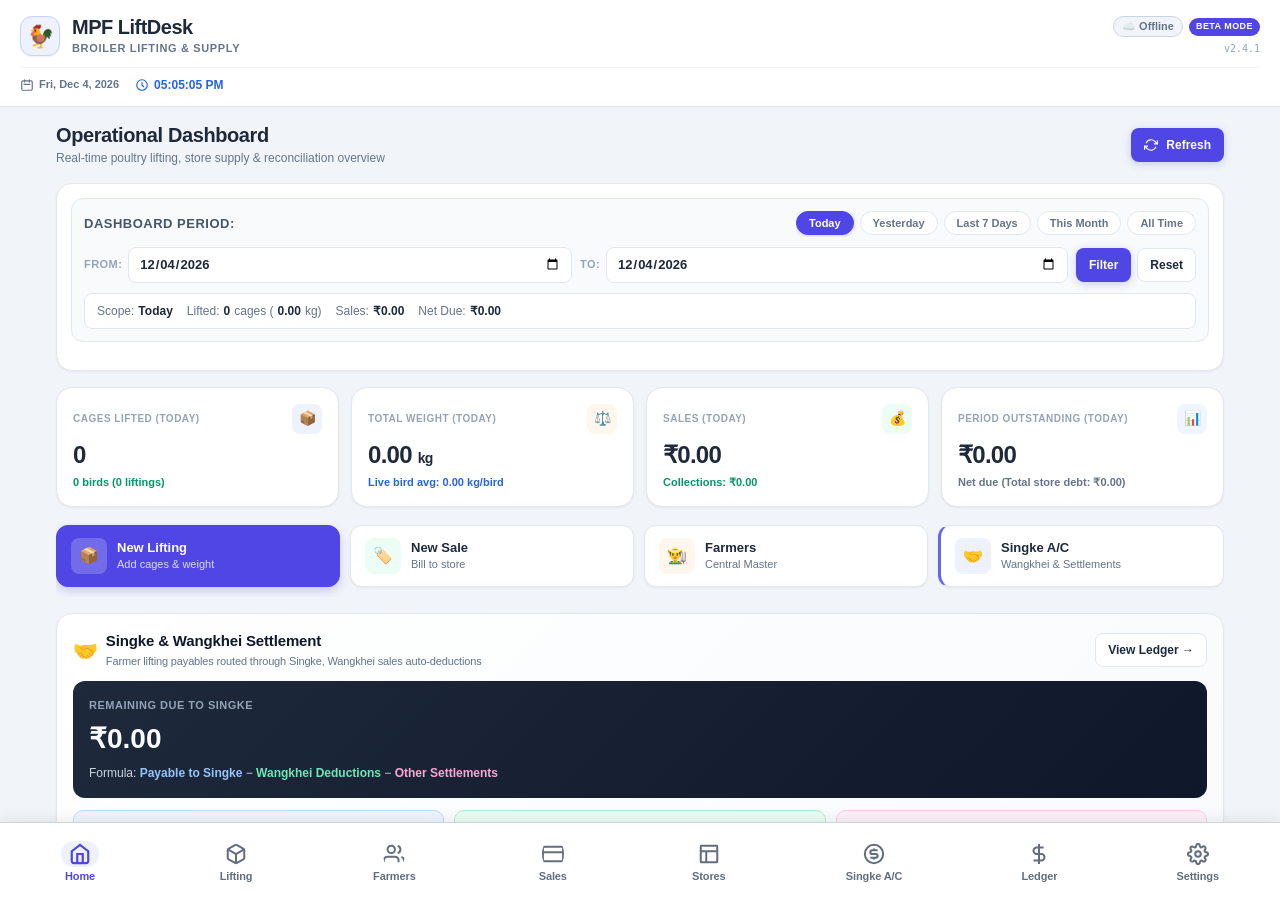
<file: index.html>
<!DOCTYPE html>
<html lang="en">
<head>
  <meta charset="UTF-8">
  <meta name="viewport" content="width=device-width, initial-scale=1.0, maximum-scale=1.0, user-scalable=no">
  <meta name="theme-color" content="#0f172a">
  <title>MPF LiftDesk</title>
  <style>
    html, body { margin:0; padding:0; width:100%; height:100%; overflow:hidden; background:#f8fafc; }
    #mpfAppFrame { width:100%; height:100%; border:0; display:block; }
  </style>
</head>
<body>
  <iframe id="mpfAppFrame" src="app/src/main/assets/index.html" title="MPF LiftDesk"></iframe>
  <script>
    (function () {
      'use strict';

      const STORAGE_KEY = 'mpf_singke_previous_due';
      const frame = document.getElementById('mpfAppFrame');

      function money(value) {
        const n = parseFloat(value) || 0;
        return n.toLocaleString('en-IN', { minimumFractionDigits: 2, maximumFractionDigits: 2 });
      }

      function getPreviousDue(win) {
        const n = parseFloat(win.localStorage.getItem(STORAGE_KEY) || '0');
        return Number.isFinite(n) ? n : 0;
      }

      function setPreviousDue(win, value) {
        const n = Math.max(0, parseFloat(value) || 0);
        win.localStorage.setItem(STORAGE_KEY, String(Math.round(n * 100) / 100));
        return n;
      }

      function injectPreviousDueUI(win) {
        const doc = win.document;
        if (doc.getElementById('singkePreviousDueWebCard')) return;

        const hero = doc.getElementById('singkeHeroRemainingDue');
        if (!hero) return;

        let targetCard = hero.closest('.card');
        if (!targetCard) targetCard = hero.parentElement;
        if (!targetCard || !targetCard.parentElement) return;

        const card = doc.createElement('div');
        card.id = 'singkePreviousDueWebCard';
        card.className = 'card';
        card.style.cssText = 'margin-bottom:16px;border:1px solid #BFDBFE;background:#EFF6FF;padding:14px;';
        card.innerHTML = `
          <div style="display:flex;justify-content:space-between;align-items:flex-start;gap:12px;flex-wrap:wrap;">
            <div>
              <div style="font-size:13px;font-weight:800;color:#1E3A8A;">Previous Due Payable to Singke</div>
              <div style="font-size:11px;color:#475569;margin-top:2px;">Opening balance carried forward before current lifting transactions.</div>
            </div>
            <div style="font-size:20px;font-weight:900;color:#1E40AF;">₹<span id="singkePreviousDueDisplay">0.00</span></div>
          </div>
          <div style="display:flex;align-items:end;gap:8px;margin-top:12px;flex-wrap:wrap;">
            <div style="flex:1;min-width:180px;">
              <label for="singkePreviousDueInput" style="display:block;font-size:11px;font-weight:700;color:#475569;margin-bottom:4px;">Previous Due Amount (₹)</label>
              <input id="singkePreviousDueInput" type="number" min="0" step="0.01" class="form-input" placeholder="0.00">
            </div>
            <button id="btnSaveSingkePreviousDue" type="button" class="btn btn-primary btn-sm">Save Previous Due</button>
          </div>
          <div style="font-size:11px;color:#64748B;margin-top:8px;">Remaining Due = Previous Due + Current Lifting Payable − Wangkhei Deductions − Other Settlements</div>
        `;

        targetCard.parentElement.insertBefore(card, targetCard);

        const input = doc.getElementById('singkePreviousDueInput');
        const display = doc.getElementById('singkePreviousDueDisplay');
        const saveBtn = doc.getElementById('btnSaveSingkePreviousDue');
        const current = getPreviousDue(win);
        input.value = current ? current.toFixed(2) : '';
        display.textContent = money(current);

        saveBtn.addEventListener('click', async function () {
          const value = setPreviousDue(win, input.value);
          display.textContent = money(value);
          if (win.Native && typeof win.Native.showToast === 'function') {
            win.Native.showToast('Previous due to Singke saved.');
          }
          if (typeof win.navigateTo === 'function') {
            win.navigateTo('viewSingkeAccount');
          }
        });
      }

      function patchDatabase(win) {
        const db = win.liftDeskDB;
        if (!db || db.__previousDuePatched || typeof db.getSingkeAccountSummary !== 'function') return false;

        const originalSummary = db.getSingkeAccountSummary.bind(db);
        db.getSingkeAccountSummary = async function (startDate, endDate) {
          const summary = await originalSummary(startDate, endDate);
          const previousDue = getPreviousDue(win);
          const basePayable = summary.totalPayableToSingke !== undefined
            ? (parseFloat(summary.totalPayableToSingke) || 0)
            : (parseFloat(summary.totalLiftingAmount) || 0);
          const deductions = parseFloat(summary.totalWangkheiDeductions !== undefined ? summary.totalWangkheiDeductions : summary.totalWangkheiSalesAmount) || 0;
          const settlements = parseFloat(summary.totalOtherSettlements) || 0;
          const totalPayable = previousDue + basePayable;
          const remaining = totalPayable - deductions - settlements;

          return Object.assign({}, summary, {
            previousDueToSingke: Math.round(previousDue * 100) / 100,
            currentLiftingPayableToSingke: Math.round(basePayable * 100) / 100,
            totalPayableToSingke: Math.round(totalPayable * 100) / 100,
            remainingDueToSingke: Math.round(remaining * 100) / 100
          });
        };

        db.__previousDuePatched = true;
        return true;
      }

      function refreshDashboardWidgets(win) {
        const db = win.liftDeskDB;
        if (!db || typeof db.getSingkeAccountSummary !== 'function') return;
        db.getSingkeAccountSummary(null, null).then(function (summary) {
          const doc = win.document;
          const payable = doc.getElementById('dashSingkePayable');
          const remaining = doc.getElementById('dashSingkeRemainingDue');
          if (payable) payable.textContent = money(summary.totalPayableToSingke);
          if (remaining) remaining.textContent = money(summary.remainingDueToSingke);
        }).catch(function () {});
      }

      function initialize() {
        const win = frame.contentWindow;
        if (!win || !win.document) return;

        let attempts = 0;
        const timer = setInterval(function () {
          attempts += 1;
          const patched = patchDatabase(win);
          injectPreviousDueUI(win);
          if (patched) {
            refreshDashboardWidgets(win);
            if (typeof win.navigateTo === 'function') win.navigateTo('viewHome');
          }
          if ((patched && win.document.getElementById('singkePreviousDueWebCard')) || attempts > 80) {
            clearInterval(timer);
          }
        }, 250);

        const observer = new MutationObserver(function () {
          injectPreviousDueUI(win);
          refreshDashboardWidgets(win);
        });
        observer.observe(win.document.documentElement, { childList:true, subtree:true });
      }

      frame.addEventListener('load', initialize);
    })();
  </script>
</body>
</html>
</file>
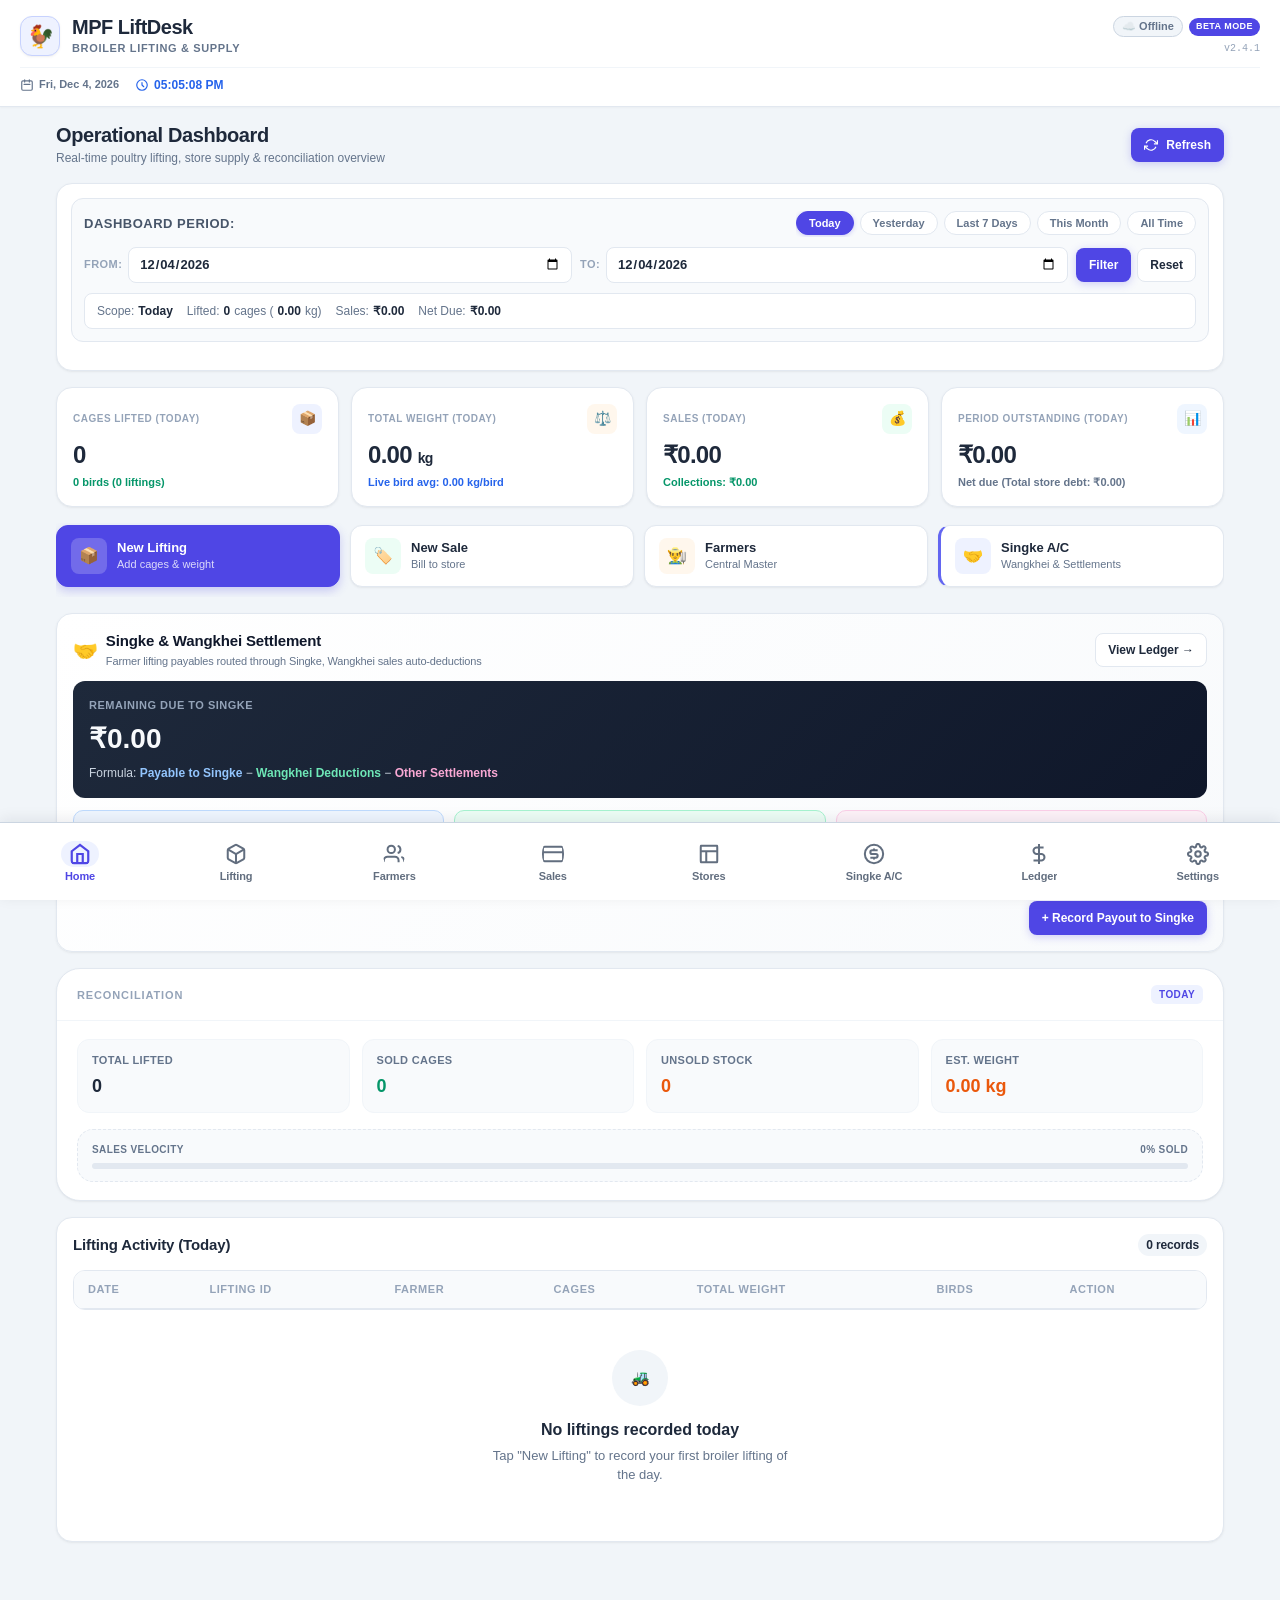
<file: app/src/main/assets/index.html>
<!DOCTYPE html>
<html lang="en">
<head>
  <meta charset="UTF-8">
  <meta name="viewport" content="width=device-width, initial-scale=1.0, maximum-scale=1.0, user-scalable=no">
  <title>MPF LiftDesk</title>
  <link rel="stylesheet" href="css/style.css">
  <!-- Offline SheetJS for full Excel .xlsx Import and Export -->
  <script src="js/xlsx.full.min.js"></script>
</head>
<body>
  <div id="app">
    <!-- HEADER -->
    <header class="app-header">
      <div class="header-brand-row">
        <div class="header-brand">
          <div class="header-logo-icon">🐓</div>
          <div class="header-titles">
            <div class="brand-title">MPF LiftDesk</div>
            <div class="brand-subtitle">Broiler Lifting &amp; Supply</div>
          </div>
        </div>
        <div style="display:flex;flex-direction:column;align-items:flex-end;gap:4px;">
          <div style="display:flex;align-items:center;gap:6px;">
            <button id="headerCloudSyncBadge" class="badge badge-secondary" style="cursor:pointer;border:1px solid var(--border-color);padding:3px 8px;font-size:11px;font-weight:600;display:inline-flex;align-items:center;gap:4px;border-radius:12px;" title="Supabase Cloud Sync Status">☁️ Syncing...</button>
            <span class="beta-badge">BETA MODE</span>
          </div>
          <span style="font-size:10px;font-family:monospace;color:var(--text-light);">v2.4.1</span>
        </div>
      </div>
      <div class="header-meta">
        <div class="header-clock-box">
          <div class="header-date-tag">
            <svg width="14" height="14" fill="none" stroke="currentColor" viewBox="0 0 24 24"><path stroke-linecap="round" stroke-linejoin="round" stroke-width="2" d="M8 7V3m8 4V3m-9 8h10M5 21h14a2 2 0 0 0 2-2V7a2 2 0 0 0-2-2H5a2 2 0 0 0-2 2v12a2 2 0 0 0 2 2z"></path></svg>
            <span id="headerDate">Loading...</span>
          </div>
          <div class="header-time-tag">
            <svg width="14" height="14" fill="none" stroke="currentColor" viewBox="0 0 24 24"><path stroke-linecap="round" stroke-linejoin="round" stroke-width="2" d="M12 8v4l3 3m6-3a9 9 0 11-18 0 9 9 0 0118 0z"></path></svg>
            <span id="headerTime">--:--:--</span>
          </div>
        </div>
        <button id="btnHeaderLock" class="btn-icon-header" title="Lock App" style="display:none;">
          <svg width="16" height="16" viewBox="0 0 24 24" fill="none" stroke="currentColor" stroke-width="2">
            <rect x="3" y="11" width="18" height="11" rx="2" ry="2"></rect>
            <path d="M7 11V7a5 5 0 0 1 10 0v4"></path>
          </svg>
        </button>
      </div>
    </header>

    <!-- MAIN VIEWS CONTAINER -->
    <main class="main-content">

      <!-- ========================================== -->
      <!-- VIEW 1: HOME / OPERATIONAL DASHBOARD      -->
      <!-- ========================================== -->
      <section id="viewHome" class="view-section active">
        <div class="page-head">
          <div class="page-title-box">
            <h1>Operational Dashboard</h1>
            <p>Real-time poultry lifting, store supply &amp; reconciliation overview</p>
          </div>
          <button class="btn btn-primary btn-sm" id="btnRefreshDashboard">
            <svg width="14" height="14" viewBox="0 0 24 24" fill="none" stroke="currentColor" stroke-width="2">
              <path d="M23 4v6h-6"></path><path d="M1 20v-6h6"></path>
              <path d="M3.51 9a9 9 0 0 1 14.85-3.36L23 10M1 14l4.64 4.36A9 9 0 0 0 20.49 15"></path>
            </svg>
            Refresh
          </button>
        </div>

        <!-- Dashboard Date-Range Filter Bar -->
        <div class="card" style="margin-bottom: 16px; padding: 14px;">
          <div class="dash-filter-container" style="margin-top: 0;">
            <div class="dash-filter-header">
              <span style="font-size: 13px; font-weight: 700; color: #475569; text-transform: uppercase; letter-spacing: 0.5px;">Dashboard Period:</span>
              <!-- Preset Chips -->
              <div class="dash-filter-presets">
                <button type="button" class="dash-filter-chip active" id="dashPresetToday" data-preset="today">Today</button>
                <button type="button" class="dash-filter-chip" id="dashPresetYesterday" data-preset="yesterday">Yesterday</button>
                <button type="button" class="dash-filter-chip" id="dashPresetLast7" data-preset="last7">Last 7 Days</button>
                <button type="button" class="dash-filter-chip" id="dashPresetThisMonth" data-preset="thisMonth">This Month</button>
                <button type="button" class="dash-filter-chip" id="dashPresetAll" data-preset="all">All Time</button>
              </div>
            </div>

            <!-- Date Range Inputs -->
            <div class="dash-filter-inputs-row">
              <div class="dash-filter-input-wrap">
                <span class="dash-filter-label">From:</span>
                <input type="date" id="dashFilterStartDate" class="dash-filter-date-input" aria-label="Start Date">
              </div>
              <div class="dash-filter-input-wrap">
                <span class="dash-filter-label">To:</span>
                <input type="date" id="dashFilterEndDate" class="dash-filter-date-input" aria-label="End Date">
              </div>
              <div class="dash-filter-actions">
                <button type="button" id="dashFilterApplyBtn" class="btn btn-primary btn-sm">Filter</button>
                <button type="button" id="dashFilterResetBtn" class="btn btn-outline btn-sm">Reset</button>
              </div>
            </div>

            <!-- Filter Summary Strip -->
            <div id="dashFilterSummaryStrip" class="dash-summary-strip">
              <span class="dash-summary-item">Scope: <strong id="dashSumRange">Today</strong></span>
              <span class="dash-summary-item">Lifted: <strong id="dashSumCages">0</strong> cages (<strong id="dashSumWeight">0.00</strong> kg)</span>
              <span class="dash-summary-item">Sales: <strong id="dashSumSales">₹0.00</strong></span>
              <span class="dash-summary-item">Net Due: <strong id="dashSumOutstanding">₹0.00</strong></span>
            </div>
          </div>
        </div>

        <!-- Dynamic Metric Cards (stats-grid-4) -->
        <div class="stats-grid-4">
          <div class="stat-card primary">
            <div class="stat-header">
              <span class="stat-label" id="dashLabelCages">Cages Lifted (Today)</span>
              <div class="stat-icon">📦</div>
            </div>
            <div class="stat-value" id="dashTodayCages">0</div>
            <div class="stat-sub" id="dashSubCages">From today's liftings</div>
          </div>
          <div class="stat-card amber">
            <div class="stat-header">
              <span class="stat-label" id="dashLabelWeight">Total Weight (Today)</span>
              <div class="stat-icon">⚖️</div>
            </div>
            <div class="stat-value"><span id="dashTodayWeight">0.00</span> <span style="font-size:14px;font-weight:600;">kg</span></div>
            <div class="stat-sub" id="dashSubWeight">Live bird weight lifted</div>
          </div>
          <div class="stat-card emerald">
            <div class="stat-header">
              <span class="stat-label" id="dashLabelSales">Sales (Today)</span>
              <div class="stat-icon">💰</div>
            </div>
            <div class="stat-value">₹<span id="dashTodaySales">0.00</span></div>
            <div class="stat-sub" id="dashSubSales">Total billed to stores</div>
          </div>
          <div class="stat-card rose">
            <div class="stat-header">
              <span class="stat-label" id="dashLabelOutstanding">Store Outstanding</span>
              <div class="stat-icon">📊</div>
            </div>
            <div class="stat-value">₹<span id="dashStoreOutstanding">0.00</span></div>
            <div class="stat-sub" id="dashSubOutstanding">Total receivables</div>
          </div>
        </div>

        <!-- Quick Actions -->
        <div class="quick-actions-bar">
          <div class="btn-quick-action" id="qaNewLifting">
            <div class="qa-icon qa-lifting">📦</div>
            <div class="qa-text">
              <span class="qa-title">New Lifting</span>
              <span class="qa-desc">Add cages &amp; weight</span>
            </div>
          </div>
          <div class="btn-quick-action" id="qaNewSale">
            <div class="qa-icon qa-sale">🏷️</div>
            <div class="qa-text">
              <span class="qa-title">New Sale</span>
              <span class="qa-desc">Bill to store</span>
            </div>
          </div>
          <div class="btn-quick-action" id="qaFarmers">
            <div class="qa-icon qa-farmer">👨‍🌾</div>
            <div class="qa-text">
              <span class="qa-title">Farmers</span>
              <span class="qa-desc">Central Master</span>
            </div>
          </div>
          <div class="btn-quick-action" id="qaSingkeAccount" style="border-left: 3px solid #6366F1;">
            <div class="qa-icon" style="background:#EEF2FF; color:#4F46E5;">🤝</div>
            <div class="qa-text">
              <span class="qa-title">Singke A/C</span>
              <span class="qa-desc">Wangkhei &amp; Settlements</span>
            </div>
          </div>
        </div>

        <!-- SINGKE & WANGKHEI ACCOUNTING OVERVIEW CARD -->
        <div class="card" style="border: 1px solid #E2E8F0; background: linear-gradient(135deg, #FFFFFF 0%, #F8FAFC 100%); margin-bottom: 16px;">
          <div class="card-title" style="margin-bottom:12px;">
            <div style="display:flex;align-items:center;gap:8px;">
              <span style="font-size:20px;">🤝</span>
              <div>
                <span style="font-weight:800;color:var(--text-main);font-size:15px;">Singke &amp; Wangkhei Settlement</span>
                <div style="font-size:11px;color:var(--text-muted);font-weight:normal;">Farmer lifting payables routed through Singke, Wangkhei sales auto-deductions</div>
              </div>
            </div>
            <button type="button" class="btn btn-outline btn-sm" id="btnDashGoSingke" style="font-size:12px;">View Ledger →</button>
          </div>

          <!-- Hero Remaining Due Banner -->
          <div style="background: linear-gradient(135deg, #1E293B 0%, #0F172A 100%); border-radius:12px; padding:16px; color:#FFFFFF; margin-bottom:12px;">
            <div style="font-size:11px; text-transform:uppercase; letter-spacing:0.5px; color:#94A3B8; font-weight:700;">Remaining Due to Singke</div>
            <div style="font-size:28px; font-weight:900; color:#F8FAFC; margin:4px 0;">₹<span id="dashSingkeRemainingDue">0.00</span></div>
            <div style="font-size:12px; color:#CBD5E1;">
              Formula: <span style="color:#93C5FD; font-weight:600;">Payable to Singke</span> − <span style="color:#6EE7B7; font-weight:600;">Wangkhei Deductions</span> − <span style="color:#F9A8D4; font-weight:600;">Other Settlements</span>
            </div>
          </div>

          <!-- 3-Way Financial Balance Row -->
          <div style="display:grid; grid-template-columns: repeat(auto-fit, minmax(130px, 1fr)); gap:10px;">
            <div style="background:#EFF6FF; border:1px solid #BFDBFE; border-radius:10px; padding:10px 12px;">
              <div style="font-size:11px; color:#1E40AF; font-weight:700;">1. Payable to Singke</div>
              <div style="font-size:16px; font-weight:800; color:#1E3A8A; margin-top:2px;">₹<span id="dashSingkePayable">0.00</span></div>
              <div style="font-size:10px; color:#3B82F6;">From farmer liftings</div>
            </div>
            <div style="background:#ECFDF5; border:1px solid #A7F3D0; border-radius:10px; padding:10px 12px;">
              <div style="font-size:11px; color:#065F46; font-weight:700;">2. Wangkhei Deductions</div>
              <div style="font-size:16px; font-weight:800; color:#047857; margin-top:2px;">− ₹<span id="dashSingkeWangkhei">0.00</span></div>
              <div style="font-size:10px; color:#10B981;">Auto-deducted sales</div>
            </div>
            <div style="background:#FDF2F8; border:1px solid #FBCFE8; border-radius:10px; padding:10px 12px;">
              <div style="font-size:11px; color:#9D174D; font-weight:700;">3. Other Settlements</div>
              <div style="font-size:16px; font-weight:800; color:#BE185D; margin-top:2px;">− ₹<span id="dashSingkeSettlements">0.00</span></div>
              <div style="font-size:10px; color:#EC4899;">Cash / Bank payouts</div>
            </div>
          </div>

          <div style="margin-top:12px; display:flex; gap:8px; justify-content:flex-end;">
            <button type="button" class="btn btn-primary btn-sm" id="btnDashRecordSettlement" style="font-size:12px;">
              + Record Payout to Singke
            </button>
          </div>
        </div>

        <!-- Cage Reconciliation -->
        <div class="recon-card">
          <div class="recon-title">
            <span>Reconciliation</span>
            <span class="recon-title-tag">TODAY</span>
          </div>
          <div class="recon-body">
            <div class="recon-grid">
              <div class="recon-item">
                <div class="recon-item-label">Total Lifted</div>
                <div class="recon-item-val" id="reconTotalCages">0</div>
              </div>
              <div class="recon-item">
                <div class="recon-item-label">Sold Cages</div>
                <div class="recon-item-val highlight-green" id="reconSoldCages">0</div>
              </div>
              <div class="recon-item">
                <div class="recon-item-label">Unsold Stock</div>
                <div class="recon-item-val highlight-gold" id="reconRemainingCages">0</div>
              </div>
              <div class="recon-item">
                <div class="recon-item-label">Est. Weight</div>
                <div class="recon-item-val highlight-gold"><span id="reconRemainingWeight">0.00</span> kg</div>
              </div>
            </div>
            <!-- Sales Velocity / Progress Bar from theme -->
            <div class="recon-velocity-bar">
              <div class="velocity-header">
                <span>Sales Velocity</span>
                <span id="dashSalesVelocityText">0% Sold</span>
              </div>
              <div class="velocity-track">
                <div class="velocity-fill" id="dashSalesVelocityFill" style="width: 0%;"></div>
              </div>
            </div>
          </div>
        </div>

        <!-- Today's Lifting Activity Table -->
        <div class="card">
          <div class="card-title">
            <span id="dashActivityHeading">Lifting Activity (Today)</span>
            <span class="badge" id="dashTodayCountBadge" style="font-size:12px;background:#F1F5F9;padding:2px 8px;border-radius:12px;">0 liftings</span>
          </div>

          <div class="table-responsive">
            <table class="table-custom" id="dashActivityTable">
              <thead>
                <tr>
                  <th>Date</th>
                  <th>Lifting ID</th>
                  <th>Farmer</th>
                  <th>Cages</th>
                  <th>Total Weight</th>
                  <th>Birds</th>
                  <th>Action</th>
                </tr>
              </thead>
              <tbody id="dashActivityTbody">
                <!-- Populated dynamically -->
              </tbody>
            </table>
          </div>
          <div id="dashActivityEmpty" class="empty-state" style="display:none;">
            <div class="empty-state-icon">🚜</div>
            <h3 id="dashActivityEmptyTitle">No liftings recorded today</h3>
            <p id="dashActivityEmptyDesc">Tap "New Lifting" to record your first broiler lifting of the day.</p>
          </div>
        </div>
      </section>

      <!-- ========================================== -->
      <!-- VIEW 2: LIFTING MODULE                     -->
      <!-- ========================================== -->
      <section id="viewLifting" class="view-section">
        <div class="page-head">
          <div class="page-title-box">
            <h1>Broiler Lifting Management</h1>
            <p>Record multi-cage bird weights directly linked to Farmer Master</p>
          </div>
        </div>

        <!-- Segmented Tabs -->
        <div class="tab-pills">
          <button class="tab-pill active" id="tabLiftingNew" data-tab="new">New Lifting Entry</button>
          <button class="tab-pill" id="tabLiftingHistory" data-tab="history">Lifting History</button>
        </div>

        <!-- NEW LIFTING FORM PANEL -->
        <div id="panelLiftingNew">
          <div class="card">
            <div class="card-title">
              <span id="liftingFormHeader">Enter Lifting Details</span>
              <button class="btn btn-outline btn-sm" id="btnResetLiftingForm" type="button">Reset Form</button>
            </div>

            <!-- Farmer Selection Field (STRICTLY FROM FARMER MASTER) -->
            <div class="form-group">
              <label class="form-label">Farmer <span class="required">*</span></label>
              <div id="liftingFarmerDisplay" style="display:none;background:#EFF6FF;border:1px solid #BFDBFE;padding:10px 14px;border-radius:12px;margin-bottom:8px;align-items:center;justify-content:space-between;">
                <div>
                  <div style="font-weight:800;color:#1E3A8A;font-size:15px;" id="selectedFarmerName">--</div>
                  <div style="font-size:12px;color:#3B82F6;">ID: <span id="selectedFarmerId">--</span> | Phone: <span id="selectedFarmerPhone">--</span></div>
                </div>
                <button type="button" class="btn btn-outline btn-sm" id="btnChangeFarmer" style="background:#FFFFFF;">Change</button>
              </div>

              <div id="liftingFarmerSelectBox">
                <div style="display:flex;gap:8px;">
                  <button type="button" class="btn btn-outline" id="btnOpenFarmerSelector" style="flex:1;justify-content:space-between;text-align:left;">
                    <span id="farmerSelectorPrompt">🔍 Search &amp; Select Farmer from Master...</span>
                    <span>▼</span>
                  </button>
                  <button type="button" class="btn btn-gold" id="btnQuickRegisterFromLifting" title="Register New Farmer">
                    + New Farmer
                  </button>
                </div>
                <div class="form-hint">Every lifting is permanently linked to the central Farmer Master database.</div>
              </div>
            </div>

            <!-- Lifting Date & Rate -->
            <div class="form-row-2">
              <div class="form-group">
                <label class="form-label" for="inputLiftingDate">Lifting Date <span class="required">*</span></label>
                <input type="date" id="inputLiftingDate" class="form-input" required>
              </div>
              <div class="form-group">
                <label class="form-label" for="inputLiftingRate">Farmer Lifting Rate (₹ / kg) <span class="required">*</span></label>
                <input type="number" id="inputLiftingRate" class="form-input" placeholder="e.g. 115" step="0.5" min="0">
                <div class="form-hint">Rate per kg for calculating amount payable to Singke</div>
              </div>
            </div>

            <!-- Remarks / Notes -->
            <div class="form-group">
              <label class="form-label" for="inputLiftingRemarks">Payment Remarks / Lifting Notes</label>
              <input type="text" id="inputLiftingRemarks" class="form-input" placeholder="e.g. Broiler Batch #1 lifting, payable via Singke">
            </div>

            <!-- Multi-Cage Builder -->
            <div class="cage-builder-box">
              <div style="font-size:14px;font-weight:700;color:var(--text-main);margin-bottom:10px;display:flex;align-items:center;justify-content:space-between;">
                <span>Add Cages for this Lifting</span>
                <span style="font-size:12px;color:var(--text-muted);">Unique Cage # required</span>
              </div>

              <div class="form-row-3">
                <div class="form-group" style="margin-bottom:8px;">
                  <label class="form-label" for="inputCageNumber">Cage Number <span class="required">*</span></label>
                  <input type="text" id="inputCageNumber" class="form-input" placeholder="e.g. C-1 or 1">
                </div>
                <div class="form-group" style="margin-bottom:8px;">
                  <label class="form-label" for="inputCageWeight">Bird Weight (kg) <span class="required">*</span></label>
                  <input type="number" id="inputCageWeight" class="form-input" placeholder="0.00" step="0.01" min="0.1">
                </div>
                <div class="form-group" style="margin-bottom:8px;">
                  <label class="form-label" for="inputCageBirds">Bird Count <span class="required">*</span></label>
                  <input type="number" id="inputCageBirds" class="form-input" placeholder="e.g. 24" step="1" min="1">
                </div>
              </div>

              <div style="margin-top:6px;display:flex;justify-content:flex-end;">
                <button type="button" class="btn btn-success" id="btnAddCageToList">
                  <svg width="16" height="16" viewBox="0 0 24 24" fill="none" stroke="currentColor" stroke-width="2">
                    <line x1="12" y1="5" x2="12" y2="19"></line><line x1="5" y1="12" x2="19" y2="12"></line>
                  </svg>
                  Add Cage to Lifting
                </button>
              </div>

              <!-- Live Current Lifting Summary -->
              <div class="lifting-live-summary" style="margin-top:14px;">
                <div class="live-summary-item">
                  <span class="live-summary-label">Total Cages</span>
                  <span class="live-summary-val" id="summaryCageCount">0</span>
                </div>
                <div class="live-summary-item">
                  <span class="live-summary-label">Total Weight</span>
                  <span class="live-summary-val"><span id="summaryTotalWeight">0.00</span> kg</span>
                </div>
                <div class="live-summary-item">
                  <span class="live-summary-label">Total Birds</span>
                  <span class="live-summary-val" id="summaryTotalBirds">0</span>
                </div>
                <div class="live-summary-item">
                  <span class="live-summary-label">Avg Weight / Bird</span>
                  <span class="live-summary-val"><span id="summaryAvgBirdWeight">0.00</span> kg</span>
                </div>
                <div class="live-summary-item" style="background:#EFF6FF; border:1px solid #BFDBFE;">
                  <span class="live-summary-label" style="color:#1E40AF;">Total Value (Singke Payable)</span>
                  <span class="live-summary-val" style="color:#1E3A8A;">₹<span id="summaryTotalAmount">0.00</span></span>
                </div>
              </div>

              <!-- List of added cages -->
              <div class="cages-list-container" id="cagesListContainer">
                <div id="cagesEmptyPrompt" style="text-align:center;padding:16px;color:var(--text-muted);font-size:13px;">
                  No cages added yet. Enter Cage Number, Weight, and Bird Count above, then tap "Add Cage to Lifting".
                </div>
                <div id="cagesRowsList"></div>
              </div>
            </div>

            <!-- Save Action Button -->
            <div style="margin-top:16px;">
              <button type="button" class="btn btn-primary" id="btnSaveLifting" style="width:100%;font-size:16px;padding:14px;">
                <svg width="18" height="18" viewBox="0 0 24 24" fill="none" stroke="currentColor" stroke-width="2">
                  <path d="M19 21H5a2 2 0 0 1-2-2V5a2 2 0 0 1 2-2h11l5 5v11a2 2 0 0 1-2 2z"></path>
                  <polyline points="17 21 17 13 7 13 7 21"></polyline>
                  <polyline points="7 3 7 8 15 8"></polyline>
                </svg>
                Save Entire Lifting
              </button>
            </div>
          </div>
        </div>

        <!-- LIFTING HISTORY PANEL -->
        <div id="panelLiftingHistory" style="display:none;">
          <div class="card">
            <div class="card-title">
              <span>Recent Lifting Records</span>
              <span id="liftingHistoryCountBadge" style="font-size:12px;color:var(--text-muted);">Showing recent</span>
            </div>
            <div class="table-responsive">
              <table class="table-custom" id="liftingHistoryTable">
                <thead>
                  <tr>
                    <th>Lifting ID</th>
                    <th>Date</th>
                    <th>Farmer</th>
                    <th>Cages</th>
                    <th>Total Wt (kg)</th>
                    <th>Birds</th>
                    <th>Rate (₹/kg)</th>
                    <th>Lifting Value (₹)</th>
                    <th>Payment Remarks</th>
                    <th>Actions</th>
                  </tr>
                </thead>
                <tbody id="liftingHistoryTbody">
                  <!-- Dynamic rows -->
                </tbody>
              </table>
            </div>
            <div id="liftingHistoryEmpty" class="empty-state" style="display:none;">
              <div class="empty-state-icon">📋</div>
              <h3>No lifting history found</h3>
              <p>Save your first broiler lifting to see the history here.</p>
            </div>
          </div>
        </div>
      </section>

      <!-- ========================================== -->
      <!-- VIEW 3: FARMERS (FARMER MASTER)            -->
      <!-- ========================================== -->
      <section id="viewFarmers" class="view-section">
        <div class="page-head">
          <div class="page-title-box">
            <h1>Farmer Master</h1>
            <p>Authoritative central single source of truth for farmer records</p>
          </div>
          <button class="btn btn-gold" id="btnOpenNewFarmerModal">
            <svg width="16" height="16" viewBox="0 0 24 24" fill="none" stroke="currentColor" stroke-width="2">
              <line x1="12" y1="5" x2="12" y2="19"></line><line x1="5" y1="12" x2="19" y2="12"></line>
            </svg>
            Register New Farmer
          </button>
        </div>

        <!-- Fast Search Bar for 100,000+ Farmers -->
        <div class="search-container">
          <span class="search-icon">🔍</span>
          <input type="text" id="inputFarmerSearch" class="search-input" placeholder="Search by Farmer Name or Phone Number (Fast Index)..." autocomplete="off">
          <button type="button" class="search-clear" id="btnFarmerSearchClear">✕</button>
        </div>

        <div style="display:flex;align-items:center;justify-content:space-between;margin-bottom:12px;font-size:13px;color:var(--text-muted);">
          <span id="farmerSearchResultsCount">Registered Farmers</span>
          <span id="farmerSearchStatus">Indexed</span>
        </div>

        <!-- Farmer Cards List (Search-First Virtualized/Paginated Interface) -->
        <div id="farmersListContainer">
          <!-- Populated dynamically with high efficiency -->
        </div>

        <div id="farmersEmptyState" class="empty-state" style="display:none;">
          <div class="empty-state-icon">👨‍🌾</div>
          <h3 id="farmerEmptyTitle">No farmers found</h3>
          <p id="farmerEmptyDesc">Register your first farmer or refine your search query.</p>
        </div>

        <!-- Pagination Controls -->
        <div id="farmerPagination" style="display:none;justify-content:center;align-items:center;gap:12px;margin-top:16px;">
          <button type="button" class="btn btn-outline btn-sm" id="btnFarmerPrevPage">◀ Previous</button>
          <span id="farmerPageIndicator" style="font-size:13px;font-weight:600;">Page 1</span>
          <button type="button" class="btn btn-outline btn-sm" id="btnFarmerNextPage">Next ▶</button>
        </div>
      </section>

      <!-- ========================================== -->
      <!-- VIEW 4: SALES MODULE                       -->
      <!-- ========================================== -->
      <section id="viewSales" class="view-section">
        <div class="page-head">
          <div class="page-title-box">
            <h1>Store Sales &amp; Billing</h1>
            <p>Sell lifted cages to stores &amp; generate invoices (Strictly no Farm Rate or Profit)</p>
          </div>
        </div>

        <!-- Segmented Tabs -->
        <div class="tab-pills">
          <button class="tab-pill active" id="tabSalesNew" data-tab="new">New Store Sale</button>
          <button class="tab-pill" id="tabSalesHistory" data-tab="history">Sales Invoices</button>
        </div>

        <!-- NEW SALE PANEL -->
        <div id="panelSalesNew">
          <div class="card">
            <div class="card-title">
              <span>Create Store Sale</span>
              <button class="btn btn-outline btn-sm" id="btnResetSaleForm" type="button">Reset</button>
            </div>

            <!-- Store Selector -->
            <div class="form-group">
              <label class="form-label" for="selectSaleStore">Store Name <span class="required">*</span></label>
              <div style="display:flex;gap:8px;">
                <select id="selectSaleStore" class="form-select" required>
                  <option value="">-- Select Store --</option>
                </select>
                <button type="button" class="btn btn-outline" id="btnQuickAddStoreFromSale" title="Add New Store">+</button>
              </div>
              <div id="saleStoreDueNotice" class="form-hint" style="color:var(--danger);font-weight:600;"></div>
            </div>

            <!-- Sale Date -->
            <div class="form-group">
              <label class="form-label" for="inputSaleDate">Sale Date <span class="required">*</span></label>
              <input type="date" id="inputSaleDate" class="form-input" required>
            </div>

            <!-- Lifting Reference Selector -->
            <div class="form-group">
              <label class="form-label" for="selectSaleLifting">Lifting / Farm Reference <span class="required">*</span></label>
              <select id="selectSaleLifting" class="form-select" required>
                <option value="">-- Select Lifting --</option>
              </select>
              <div class="form-hint">Shows liftings with unsold cages available for billing.</div>
            </div>

            <!-- Cages Selection & Weighing Container -->
            <div class="sale-cages-card" id="saleCagesContainer" style="margin-bottom:16px;">
              <div style="display:flex;justify-content:space-between;align-items:center;margin-bottom:8px;flex-wrap:wrap;gap:8px;">
                <div style="display:flex;align-items:center;gap:8px;">
                  <label class="form-label" style="margin-bottom:0;font-size:14px;font-weight:700;">Select Cages for this Invoice <span class="required">*</span></label>
                  <span id="saleAvailableCagesBadge" class="badge" style="background:#E2E8F0;color:#334155;font-size:11px;">0 available</span>
                </div>
                <div style="display:flex;gap:6px;">
                  <button type="button" class="btn btn-outline btn-sm" id="btnSaleSelectAllCages" style="padding:4px 10px;font-size:12px;">Select All Available</button>
                  <button type="button" class="btn btn-outline btn-sm" id="btnSaleClearCages" style="padding:4px 10px;font-size:12px;">Deselect All</button>
                </div>
              </div>

              <!-- Available Cage Chips Bar -->
              <div id="saleAvailableCagesChipsWrap" style="margin-bottom:12px;">
                <div style="font-size:11px;color:#64748B;margin-bottom:6px;">Tap any cage chip below to toggle selection:</div>
                <div id="saleAvailableCagesChips" class="sale-cage-chips-list">
                  <div style="font-size:12px;color:#94A3B8;padding:4px 0;">-- Select a lifting reference above to view available cages --</div>
                </div>
              </div>

              <!-- Selected Cages Weighing Table -->
              <div style="border:1px solid var(--border-color);border-radius:8px;overflow:hidden;background:#FFFFFF;">
                <div style="background:#F8FAFC;padding:8px 12px;border-bottom:1px solid var(--border-color);display:flex;justify-content:space-between;align-items:center;flex-wrap:wrap;gap:6px;">
                  <span style="font-size:13px;font-weight:700;color:#334155;">Selected Cages (<span id="saleSelectedCountHeader">0</span>)</span>
                  <span style="font-size:11px;color:#64748B;">Default lifting wt pre-filled; edit or add kg/g directly</span>
                </div>
                <div class="table-responsive" style="max-height:280px;overflow-y:auto;margin:0;">
                  <table class="table-custom" id="saleSelectedCagesTable" style="margin:0;font-size:12px;">
                    <thead>
                      <tr>
                        <th style="width:70px;">Cage #</th>
                        <th style="width:55px;">Birds</th>
                        <th style="width:85px;">Default Wt</th>
                        <th>Invoice Wt (kg)</th>
                        <th style="width:40px;text-align:center;">✕</th>
                      </tr>
                    </thead>
                    <tbody id="saleSelectedCagesTbody">
                      <!-- Dynamic rows for selected cages -->
                    </tbody>
                  </table>
                </div>
                <div id="saleNoCagesSelectedMsg" style="padding:18px;text-align:center;color:#94A3B8;font-size:13px;">
                  No cages selected yet. Pick cages from above or click <strong>"Select All Available"</strong>.
                </div>
              </div>

              <!-- Live Summary Strip of Selected Cages -->
              <div id="saleCagesSummaryStrip" class="dash-summary-strip" style="margin-top:10px;margin-bottom:4px;padding:8px 12px;font-size:12px;background:#F1F5F9;border-radius:6px;display:flex;flex-wrap:wrap;gap:12px;align-items:center;justify-content:space-between;">
                <div style="display:flex;flex-wrap:wrap;gap:12px;align-items:center;">
                  <div>Cages: <strong id="saleSumCagesCount">0</strong></div>
                  <div>Birds: <strong id="saleSumBirdsCount">0</strong></div>
                  <div>Default Wt: <strong id="saleSumLiftedWeight">0.00</strong> kg</div>
                  <div>Invoice Wt: <strong id="saleSumBilledWeight" style="color:var(--primary);font-size:13px;">0.00</strong> kg</div>
                  <div id="saleSumAdjustWrap" style="display:none;">Adjusted: <span id="saleSumWeightDiff" style="font-weight:700;color:var(--primary);">+0.00 kg</span></div>
                </div>
                <button type="button" id="btnResetAllBilledWeights" class="btn btn-outline btn-sm" style="display:none;padding:2px 8px;font-size:11px;" title="Reset all selected cages back to default lifting weights">Reset All to Default Wt</button>
              </div>
            </div>

            <div class="form-row-2">
              <!-- Sales Rate per kg -->
              <div class="form-group">
                <label class="form-label" for="inputSaleRate">Sales Rate (₹/kg) <span class="required">*</span></label>
                <input type="number" id="inputSaleRate" class="form-input" placeholder="e.g. 110.00" step="0.01" min="0.01" required>
              </div>

              <!-- Payment Details -->
              <div class="form-group">
                <label class="form-label" for="selectSalePaymentType">Payment Method</label>
                <select id="selectSalePaymentType" class="form-select">
                  <option value="Cash">Cash</option>
                  <option value="UPI / Bank Transfer">UPI / Bank Transfer</option>
                  <option value="Cheque">Cheque</option>
                  <option value="Credit / Later">Credit / Later</option>
                </select>
              </div>
            </div>

            <!-- Paid Amount -->
            <div class="form-group">
              <label class="form-label" for="inputSalePaidAmount">Paid Amount (₹)</label>
              <input type="number" id="inputSalePaidAmount" class="form-input" placeholder="0.00" step="0.01" min="0">
            </div>

            <!-- Live Calculation Breakdown (STRICTLY NO FARM RATE OR PROFIT) -->
            <div class="calc-preview-card">
              <div class="calc-line">
                <span>Total Billed Weight × Rate:</span>
                <span><span id="previewSaleWeight">0.00</span> kg × ₹<span id="previewSaleRate">0.00</span> (<span id="previewSaleCagesCount">0</span> cages, <span id="previewSaleBirdsCount">0</span> birds)</span>
              </div>
              <div class="calc-line">
                <span style="font-weight:700;">Sale Amount:</span>
                <span style="font-weight:700;color:var(--primary);">₹<span id="previewSaleAmount">0.00</span></span>
              </div>
              <div class="calc-line">
                <span>Previous Store Due:</span>
                <span style="color:var(--text-muted);">₹<span id="previewPreviousDue">0.00</span></span>
              </div>
              <div class="calc-line">
                <span>Payment Applied:</span>
                <span style="color:var(--success);">- ₹<span id="previewPaidAmount">0.00</span></span>
              </div>
              <div class="calc-line total-line outstanding-line">
                <span>Current Outstanding:</span>
                <span>₹<span id="previewOutstanding">0.00</span></span>
              </div>
            </div>

            <!-- Save Sale Button -->
            <button type="button" class="btn btn-primary" id="btnSaveSale" style="width:100%;font-size:16px;padding:14px;">
              <svg width="18" height="18" viewBox="0 0 24 24" fill="none" stroke="currentColor" stroke-width="2">
                <path d="M14 2H6a2 2 0 0 0-2 2v16a2 2 0 0 0 2 2h12a2 2 0 0 0 2-2V8z"></path>
                <polyline points="14 2 14 8 20 8"></polyline>
                <line x1="16" y1="13" x2="8" y2="13"></line>
                <line x1="16" y1="17" x2="8" y2="17"></line>
              </svg>
              Save Sale &amp; Generate Invoice (<span id="btnSaveSaleCagesCount">0</span> Cages)
            </button>
          </div>
        </div>

        <!-- SALES INVOICES HISTORY PANEL -->
        <div id="panelSalesHistory" style="display:none;">
          <div class="card">
            <div class="card-title">
              <span>Saved Sales Invoices</span>
              <span id="salesHistoryCount" style="font-size:12px;color:var(--text-muted);">Invoices list</span>
            </div>
            <div class="table-responsive">
              <table class="table-custom" id="salesHistoryTable">
                <thead>
                  <tr>
                    <th>Invoice #</th>
                    <th>Date</th>
                    <th>Store</th>
                    <th>Cage</th>
                    <th>Weight</th>
                    <th>Rate</th>
                    <th>Amount</th>
                    <th>Paid</th>
                    <th>Due</th>
                    <th>Actions</th>
                  </tr>
                </thead>
                <tbody id="salesHistoryTbody">
                  <!-- Dynamic rows -->
                </tbody>
              </table>
            </div>
            <div id="salesHistoryEmpty" class="empty-state" style="display:none;">
              <div class="empty-state-icon">🧾</div>
              <h3>No sales invoices yet</h3>
              <p>Create your first store sale above to generate an invoice.</p>
            </div>
          </div>
        </div>
      </section>

      <!-- ========================================== -->
      <!-- VIEW 5: STORE MASTER                       -->
      <!-- ========================================== -->
      <section id="viewStores" class="view-section">
        <div class="page-head">
          <div class="page-title-box">
            <h1>Store Master</h1>
            <p>Manage buyer stores, WhatsApp communication &amp; due statements</p>
          </div>
          <button class="btn btn-primary" id="btnOpenNewStoreModal">
            <svg width="16" height="16" viewBox="0 0 24 24" fill="none" stroke="currentColor" stroke-width="2">
              <line x1="12" y1="5" x2="12" y2="19"></line><line x1="5" y1="12" x2="19" y2="12"></line>
            </svg>
            Add New Store
          </button>
        </div>

        <div class="search-container">
          <span class="search-icon">🔍</span>
          <input type="text" id="inputStoreSearch" class="search-input" placeholder="Search stores by name or phone...">
        </div>

        <div id="storesListContainer">
          <!-- Populated dynamically -->
        </div>

        <div id="storesEmptyState" class="empty-state" style="display:none;">
          <div class="empty-state-icon">🏪</div>
          <h3>No stores found</h3>
          <p>Add your first buyer store to start recording sales transactions.</p>
        </div>
      </section>

      <!-- ========================================== -->
      <!-- VIEW 6: LEDGER (STORE DIRECT PAYMENTS)     -->
      <!-- ========================================== -->
      <section id="viewLedger" class="view-section">
        <div class="page-head">
          <div class="page-title-box">
            <h1>Store Payment Ledger</h1>
            <p>Record direct store payments and maintain accurate outstanding balances</p>
          </div>
        </div>

        <div class="card">
          <div class="card-title">Record Direct Payment</div>
          <div class="form-row-2">
            <div class="form-group">
              <label class="form-label" for="selectPaymentStore">Store <span class="required">*</span></label>
              <select id="selectPaymentStore" class="form-select" required>
                <option value="">-- Select Store --</option>
              </select>
            </div>
            <div class="form-group">
              <label class="form-label" for="inputPaymentDate">Payment Date <span class="required">*</span></label>
              <input type="date" id="inputPaymentDate" class="form-input" required>
            </div>
          </div>

          <div class="form-row-2">
            <div class="form-group">
              <label class="form-label" for="inputPaymentAmount">Amount (₹) <span class="required">*</span></label>
              <input type="number" id="inputPaymentAmount" class="form-input" placeholder="0.00" step="0.01" min="0.01" required>
            </div>
            <div class="form-group">
              <label class="form-label" for="selectPaymentMethod">Payment Method <span class="required">*</span></label>
              <select id="selectPaymentMethod" class="form-select">
                <option value="Cash">Cash</option>
                <option value="UPI / Bank Transfer">UPI / Bank Transfer</option>
                <option value="Cheque">Cheque</option>
                <option value="RTGS / NEFT">RTGS / NEFT</option>
              </select>
            </div>
          </div>

          <div class="form-group">
            <label class="form-label" for="inputPaymentNotes">Notes / Transaction Reference</label>
            <input type="text" id="inputPaymentNotes" class="form-input" placeholder="e.g. UPI Ref #12345 or Cheque #98765">
          </div>

          <button type="button" class="btn btn-success" id="btnSavePayment">
            <svg width="16" height="16" viewBox="0 0 24 24" fill="none" stroke="currentColor" stroke-width="2">
              <polyline points="20 6 9 17 4 12"></polyline>
            </svg>
            Save Payment Record
          </button>
        </div>

        <!-- Payments History -->
        <div class="card">
          <div class="card-title">
            <span>Recent Payment Entries</span>
            <span id="paymentsCountBadge" style="font-size:12px;color:var(--text-muted);">History</span>
          </div>
          <div class="table-responsive">
            <table class="table-custom" id="paymentsHistoryTable">
              <thead>
                <tr>
                  <th>Date</th>
                  <th>Store</th>
                  <th>Amount</th>
                  <th>Method</th>
                  <th>Reference</th>
                  <th>Action</th>
                </tr>
              </thead>
              <tbody id="paymentsHistoryTbody">
                <!-- Populated dynamically -->
              </tbody>
            </table>
          </div>
          <div id="paymentsHistoryEmpty" class="empty-state" style="display:none;">
            <div class="empty-state-icon">💵</div>
            <h3>No direct payments recorded yet</h3>
            <p>Record payments above to reconcile against store outstanding balances.</p>
          </div>
        </div>
      </section>

      <!-- ========================================== -->
      <!-- VIEW 7: ACCOUNTING & REPORTS               -->
      <!-- ========================================== -->
      <section id="viewReports" class="view-section">
        <div class="page-head">
          <div class="page-title-box">
            <h1>Accounting &amp; Reports</h1>
            <p>Comprehensive transaction summaries, receivables &amp; print views</p>
          </div>
          <div style="display:flex;gap:8px;">
            <button class="btn btn-outline btn-sm" id="btnPrintAccountingReport">
              <svg width="14" height="14" viewBox="0 0 24 24" fill="none" stroke="currentColor" stroke-width="2">
                <polyline points="6 9 6 2 18 2 18 9"></polyline>
                <path d="M6 18H4a2 2 0 0 1-2-2v-5a2 2 0 0 1 2-2h16a2 2 0 0 1 2 2v5a2 2 0 0 1-2 2h-2"></path>
                <rect x="6" y="14" width="12" height="8"></rect>
              </svg>
              Print / PDF
            </button>
            <button class="btn btn-whatsapp btn-sm" id="btnShareAccountingWhatsApp">
              Share WhatsApp
            </button>
          </div>
        </div>

        <!-- Range Filters -->
        <div class="card" style="padding:12px;">
          <div class="form-row-2">
            <div class="form-group" style="margin-bottom:0;">
              <label class="form-label">Quick Period</label>
              <select id="selectAccountingPeriod" class="form-select">
                <option value="this_month">This Month</option>
                <option value="last_month">Last Month</option>
                <option value="this_year">This Year</option>
                <option value="all_time" selected>All Time</option>
              </select>
            </div>
            <div style="display:flex;align-items:flex-end;">
              <button type="button" class="btn btn-primary btn-sm" id="btnApplyAccountingFilter" style="width:100%;">
                Generate Summary
              </button>
            </div>
          </div>
        </div>

        <!-- Financial Overview Cards -->
        <div class="stats-grid-4">
          <div class="stat-card emerald">
            <div class="stat-header"><span class="stat-label">Sales Income</span><div class="stat-icon">📈</div></div>
            <div class="stat-value">₹<span id="accTotalSales">0.00</span></div>
            <div class="stat-sub">Billed store sales</div>
          </div>
          <div class="stat-card primary">
            <div class="stat-header"><span class="stat-label">Payments Received</span><div class="stat-icon">💰</div></div>
            <div class="stat-value">₹<span id="accTotalPayments">0.00</span></div>
            <div class="stat-sub">Sales + Ledger receipts</div>
          </div>
          <div class="stat-card rose">
            <div class="stat-header"><span class="stat-label">Current Outstanding</span><div class="stat-icon">⏳</div></div>
            <div class="stat-value">₹<span id="accTotalOutstanding">0.00</span></div>
            <div class="stat-sub">Uncollected receivables</div>
          </div>
          <div class="stat-card amber">
            <div class="stat-header"><span class="stat-label">Lifting Volume</span><div class="stat-icon">⚖️</div></div>
            <div class="stat-value"><span id="accTotalWeight">0.00</span> <span style="font-size:14px;">kg</span></div>
            <div class="stat-sub"><span id="accTotalBirds">0</span> birds in <span id="accTotalCages">0</span> cages</div>
          </div>
        </div>

        <!-- Summary Print Sheet -->
        <div class="card" id="accountingPrintSheet">
          <div style="text-align:center;border-bottom:2px solid #E2E8F0;padding-bottom:12px;margin-bottom:16px;">
            <h2 style="font-size:18px;font-weight:800;">MPF LiftDesk</h2>
            <div style="font-size:13px;color:var(--text-muted);">Poultry Lifting &amp; Store Supply Business Statement</div>
            <div style="font-size:12px;font-weight:600;margin-top:4px;">Period: <span id="accPeriodLabel">All Time</span></div>
          </div>

          <div style="display:grid;grid-template-columns:1fr 1fr;gap:12px;font-size:14px;margin-bottom:16px;">
            <div style="background:#F8FAFC;padding:12px;border-radius:8px;">
              <div style="font-weight:700;margin-bottom:6px;color:var(--primary);">OPERATIONAL TOTALS</div>
              <div>Total Liftings: <strong id="accCountLiftings">0</strong></div>
              <div>Total Cages: <strong id="accCountCages">0</strong></div>
              <div>Total Birds: <strong id="accCountBirds">0</strong></div>
              <div>Total Weight Lifted: <strong id="accWeightDetailed">0.00 kg</strong></div>
            </div>
            <div style="background:#F8FAFC;padding:12px;border-radius:8px;">
              <div style="font-weight:700;margin-bottom:6px;color:var(--success);">FINANCIAL RECONCILIATION</div>
              <div>Total Sales Count: <strong id="accCountSales">0</strong></div>
              <div>Total Sales Amount: <strong id="accSalesDetailed">₹0.00</strong></div>
              <div>Total Payments Count: <strong id="accCountPayments">0</strong></div>
              <div>Direct Payments: <strong id="accDirectPaymentsDetailed">₹0.00</strong></div>
              <div style="color:var(--danger);margin-top:4px;">Current Outstanding: <strong id="accDueDetailed">₹0.00</strong></div>
            </div>
          </div>
        </div>
      </section>

      <!-- ========================================== -->
      <!-- VIEW 8: SETTINGS                           -->
      <!-- ========================================== -->
      <section id="viewSettings" class="view-section">
        <div class="page-head">
          <div class="page-title-box">
            <h1>Application Settings</h1>
            <p>Data backup, Excel import/export &amp; security configuration</p>
          </div>
        </div>

        <!-- Supabase Cloud Backend Card -->
        <div class="card" style="border:1.5px solid #CBD5E1;background:linear-gradient(180deg, #FFFFFF 0%, #F8FAFC 100%);">
          <div class="card-title" style="display:flex;justify-content:space-between;align-items:center;flex-wrap:wrap;gap:8px;">
            <div style="display:flex;align-items:center;gap:8px;">
              <span style="font-size:20px;">☁️</span>
              <span>Supabase Cloud Backend</span>
            </div>
            <span id="settingsSupabaseStatusBadge" class="badge badge-secondary" style="font-size:11px;padding:4px 10px;border-radius:12px;">Checking...</span>
          </div>
          <div style="font-size:12px;color:var(--text-muted);margin-bottom:8px;font-family:monospace;">
            Project Ref: <strong style="color:var(--text-main);">tkbjsvrhysfadcczluzj</strong> &bull; Host: <span style="color:var(--text-main);">tkbjsvrhysfadcczluzj.supabase.co</span>
          </div>
          <p id="settingsSupabaseStatusText" style="font-size:13px;color:var(--text-muted);margin-bottom:14px;">
            Initializing Supabase Cloud connection...
          </p>
          <div style="display:flex;gap:8px;flex-wrap:wrap;">
            <button type="button" class="btn btn-primary btn-sm" id="btnSupabaseSyncNow">
              🔄 Sync Now
            </button>
            <button type="button" class="btn btn-outline btn-sm" id="btnSupabaseUpload">
              ⬆️ Upload Local to Cloud
            </button>
            <button type="button" class="btn btn-outline btn-sm" id="btnSupabaseDownload">
              ⬇️ Download Cloud to Local
            </button>
            <button type="button" class="btn btn-outline btn-sm" id="btnOpenSupabaseSetupModal">
              📋 Setup SQL Script
            </button>
          </div>
          <div id="settingsSupabaseLastSync" style="font-size:11px;color:var(--text-light);margin-top:10px;">
            Last synced: Never
          </div>
        </div>

        <!-- PIN Security Card -->
        <div class="card">
          <div class="card-title">
            <span>App PIN Protection</span>
            <span id="pinStatusBadge" class="badge" style="font-size:11px;padding:3px 8px;border-radius:12px;background:#F1F5F9;">Disabled</span>
          </div>
          <p style="font-size:13px;color:var(--text-muted);margin-bottom:14px;">
            Protect your poultry business data with a secure browser-hashed PIN.
          </p>
          <div style="display:flex;gap:10px;flex-wrap:wrap;">
            <button type="button" class="btn btn-outline btn-sm" id="btnConfigurePin">Set / Change PIN</button>
            <button type="button" class="btn btn-outline btn-sm" id="btnLockNow" style="display:none;">Lock App Now</button>
            <button type="button" class="btn btn-danger btn-sm" id="btnRemovePin" style="display:none;">Remove PIN</button>
          </div>
        </div>

        <!-- Excel Import & Export Card -->
        <div class="card">
          <div class="card-title">Excel (.xlsx) Import &amp; Export</div>
          <p style="font-size:13px;color:var(--text-muted);margin-bottom:14px;">
            Export all database sheets (Farmers, Liftings, Cages, Stores, Sales, Payments) or import an existing spreadsheet.
          </p>
          <div style="display:flex;gap:10px;flex-wrap:wrap;">
            <button type="button" class="btn btn-primary" id="btnExportExcel">
              <svg width="16" height="16" viewBox="0 0 24 24" fill="none" stroke="currentColor" stroke-width="2">
                <path d="M21 15v4a2 2 0 0 1-2 2H5a2 2 0 0 1-2-2v-4"></path>
                <polyline points="7 10 12 15 17 10"></polyline>
                <line x1="12" y1="15" x2="12" y2="3"></line>
              </svg>
              Export to Excel (.xlsx)
            </button>
            <label class="btn btn-outline" style="cursor:pointer;margin-bottom:0;">
              <svg width="16" height="16" viewBox="0 0 24 24" fill="none" stroke="currentColor" stroke-width="2">
                <path d="M21 15v4a2 2 0 0 1-2 2H5a2 2 0 0 1-2-2v-4"></path>
                <polyline points="17 8 12 3 7 8"></polyline>
                <line x1="12" y1="3" x2="12" y2="15"></line>
              </svg>
              Import from Excel
              <input type="file" id="fileImportExcel" accept=".xlsx,.xls" style="display:none;">
            </label>
          </div>
        </div>

        <!-- 24-Hour Periodic Auto-Backup to Device Local Storage -->
        <div class="card" style="border:1.5px solid #0284C7;background:linear-gradient(180deg, #F0F9FF 0%, #FFFFFF 100%);">
          <div class="card-title" style="display:flex;justify-content:space-between;align-items:center;flex-wrap:wrap;gap:8px;">
            <div style="display:flex;align-items:center;gap:8px;">
              <span style="font-size:20px;">🛡️</span>
              <span>24-Hour Periodic Auto-Backup</span>
            </div>
            <span id="autoBackupStatusBadge" class="badge badge-success" style="font-size:11px;padding:4px 10px;border-radius:12px;">Active (24h)</span>
          </div>
          <p style="font-size:13px;color:var(--text-muted);margin-bottom:12px;">
            Automatically saves the complete app state to your device's local storage every 24 hours. Offline-first, automated, and permanent.
          </p>
          <div style="font-size:12px;color:var(--text-main);margin-bottom:12px;background:#FFFFFF;padding:10px 14px;border-radius:8px;border:1px solid #BAE6FD;">
            <div>📅 <strong>Last Auto-Backup:</strong> <span id="autoBackupLastTime">Never</span></div>
            <div style="margin-top:4px;">⏱️ <strong>Schedule:</strong> Every 24 hours (Automated periodic check)</div>
            <div style="margin-top:4px;">💾 <strong>Storage:</strong> Device Internal Storage &amp; Local Database Cache</div>
          </div>
          <div style="display:flex;gap:10px;flex-wrap:wrap;">
            <button type="button" class="btn btn-primary btn-sm" id="btnTriggerAutoBackup">
              ⚡ Backup to Device Now
            </button>
            <button type="button" class="btn btn-outline btn-sm" id="btnRestoreAutoBackup">
              🔄 Restore Last Auto-Backup
            </button>
            <button type="button" class="btn btn-outline btn-sm" id="btnDownloadAutoBackup">
              📥 Export Auto-Backup (.json)
            </button>
          </div>
        </div>

        <!-- JSON Backup & Restore -->
        <div class="card">
          <div class="card-title">Full JSON Backup &amp; Restore</div>
          <p style="font-size:13px;color:var(--text-muted);margin-bottom:14px;">
            Save a complete offline snapshot of all system tables.
          </p>
          <div style="display:flex;gap:10px;flex-wrap:wrap;">
            <button type="button" class="btn btn-outline" id="btnExportJSON">Download JSON Backup</button>
            <label class="btn btn-outline" style="cursor:pointer;margin-bottom:0;">
              Restore from JSON
              <input type="file" id="fileRestoreJSON" accept=".json" style="display:none;">
            </label>
            <button type="button" class="btn btn-danger btn-sm" id="btnFactoryReset" style="margin-left:auto;">Reset Data</button>
          </div>
        </div>

        <!-- System & Database Information -->
        <div class="card">
          <div class="card-title">System &amp; Storage Health</div>
          <div style="font-size:13px;line-height:1.8;color:var(--text-main);">
            <div>Platform: <strong>Android APK (Native WebView Bridge)</strong></div>
            <div>Database Engine: <strong>IndexedDB (MPFLiftDeskDB v2)</strong></div>
            <div>Farmer Capacity: <strong>100,000+ Registered Farmers Supported</strong></div>
            <div>Singke Accounting: <strong>Active &amp; Reconciled (Wangkhei Store Linked)</strong></div>
            <div>Excel Engine: <strong>SheetJS Offline .xlsx Processor</strong></div>
            <div>Device Time: <strong id="settingsDeviceTime">--</strong></div>
          </div>
        </div>
      </section>

      <!-- ========================================== -->
      <!-- VIEW 7: SINGKE & WANGKHEI ACCOUNTING       -->
      <!-- ========================================== -->
      <section id="viewSingkeAccount" class="view-section">
        <div class="page-head">
          <div class="page-title-box">
            <h1>Singke &amp; Wangkhei Accounting</h1>
            <p>Farmer lifting payables routed through Singke, Wangkhei Store auto-deductions &amp; settlements</p>
          </div>
          <div style="display:flex;gap:8px;flex-wrap:wrap;">
            <button type="button" class="btn btn-primary btn-sm" id="btnOpenAddSettlementModal">
              + Record Payout
            </button>
            <button type="button" class="btn btn-outline btn-sm" id="btnSingkeExportExcel">
              📥 Excel (.xlsx)
            </button>
            <button type="button" class="btn btn-outline btn-sm" id="btnSingkePrintReport">
              🖨️ Print / PDF
            </button>
            <button type="button" class="btn btn-whatsapp btn-sm" id="btnSingkeShareWhatsApp">
              💬 WhatsApp
            </button>
          </div>
        </div>

        <!-- Date Filter & Quick Range Bar -->
        <div class="card" style="padding:12px 16px; margin-bottom:14px;">
          <div style="display:flex; gap:10px; align-items:center; flex-wrap:wrap; justify-content:space-between;">
            <div style="display:flex; align-items:center; gap:6px; flex-wrap:wrap;">
              <span style="font-size:12px; font-weight:700; color:var(--text-muted); white-space:nowrap;">Period:</span>
              <input type="date" id="inputSingkeStartDate" class="form-input" style="padding:6px 10px; font-size:13px; width:auto;">
              <span style="color:var(--text-muted); font-size:12px;">to</span>
              <input type="date" id="inputSingkeEndDate" class="form-input" style="padding:6px 10px; font-size:13px; width:auto;">
              <button type="button" class="btn btn-primary btn-sm" id="btnSingkeApplyFilter" style="padding:6px 12px; font-size:12px;">Apply</button>
            </div>
            <div style="display:flex; gap:6px; flex-wrap:wrap;">
              <button type="button" class="btn btn-outline btn-sm" id="btnSingkeRangeAll" style="font-size:12px;">All Time</button>
              <button type="button" class="btn btn-outline btn-sm" id="btnSingkeRangeThisMonth" style="font-size:12px;">This Month</button>
              <button type="button" class="btn btn-outline btn-sm" id="btnSingkeRangeToday" style="font-size:12px;">Today</button>
            </div>
          </div>
        </div>

        <!-- Segmented Navigation Tabs -->
        <div class="tab-pills" style="margin-bottom:14px; overflow-x:auto;">
          <button class="tab-pill active" id="tabSingkeSummary" data-tab="summary">Overview &amp; Settlement</button>
          <button class="tab-pill" id="tabSingkeLedger" data-tab="ledger">Singke Running Ledger</button>
          <button class="tab-pill" id="tabSingkeWangkhei" data-tab="wangkhei">Wangkhei Store Account</button>
          <button class="tab-pill" id="tabSingkeFarmers" data-tab="farmers">Farmer Accounts</button>
          <button class="tab-pill" id="tabSingkeReports" data-tab="reports">Settlement Statements</button>
        </div>

        <!-- TAB 1: OVERVIEW & SETTLEMENT -->
        <div id="panelSingkeSummary">
          <!-- Hero Remaining Due Banner -->
          <div style="background: linear-gradient(135deg, #1E293B 0%, #0F172A 100%); border-radius:14px; padding:20px; color:#FFFFFF; margin-bottom:16px; box-shadow:0 4px 12px rgba(15,23,42,0.15);">
            <div style="display:flex; justify-content:space-between; align-items:flex-start; flex-wrap:wrap; gap:10px;">
              <div>
                <div style="font-size:12px; text-transform:uppercase; letter-spacing:0.8px; color:#94A3B8; font-weight:700;">Remaining Balance Due to Singke</div>
                <div style="font-size:34px; font-weight:900; color:#F8FAFC; margin:6px 0;">₹<span id="singkeHeroRemainingDue">0.00</span></div>
                <div style="font-size:13px; color:#CBD5E1; line-height:1.6;">
                  Formula: <span style="color:#93C5FD; font-weight:700;">Total Payable to Singke</span> − <span style="color:#6EE7B7; font-weight:700;">Wangkhei Deductions</span> − <span style="color:#F9A8D4; font-weight:700;">Other Settlements</span>
                </div>
              </div>
              <button type="button" class="btn btn-gold" id="btnHeroRecordSettlement" style="padding:10px 18px; font-weight:700;">
                + Record Settlement Payout
              </button>
            </div>
          </div>

          <!-- 4 Stat Metric Cards -->
          <div class="stats-grid" style="grid-template-columns: repeat(auto-fit, minmax(200px, 1fr)); margin-bottom:16px;">
            <div class="stat-card blue">
              <div class="stat-header">
                <span class="stat-label">1. Total Payable to Singke</span>
                <div class="stat-icon">🚜</div>
              </div>
              <div class="stat-value">₹<span id="singkeStatTotalLiftingAmount">0.00</span></div>
              <div class="stat-sub">From <span id="singkeStatLiftingCount">0</span> farmer liftings (<span id="singkeStatTotalLiftingWeight">0.00</span> kg)</div>
            </div>

            <div class="stat-card emerald">
              <div class="stat-header">
                <span class="stat-label">2. Wangkhei Store Deductions</span>
                <div class="stat-icon">🏪</div>
              </div>
              <div class="stat-value">− ₹<span id="singkeStatWangkheiDeductions">0.00</span></div>
              <div class="stat-sub">Auto-deducted from <span id="singkeStatWangkheiCount">0</span> sales (<span id="singkeStatWangkheiWeight">0.00</span> kg)</div>
            </div>

            <div class="stat-card rose">
              <div class="stat-header">
                <span class="stat-label">3. Other Settlements Paid</span>
                <div class="stat-icon">💳</div>
              </div>
              <div class="stat-value">− ₹<span id="singkeStatDirectSettlements">0.00</span></div>
              <div class="stat-sub">Direct cash/bank payouts (<span id="singkeStatSettlementCount">0</span> entries)</div>
            </div>

            <div class="stat-card amber">
              <div class="stat-header">
                <span class="stat-label">Final Remaining Due</span>
                <div class="stat-icon">⚖️</div>
              </div>
              <div class="stat-value">₹<span id="singkeStatRemainingDue">0.00</span></div>
              <div class="stat-sub">Current net balance payable to Singke</div>
            </div>
          </div>

          <!-- Quick Settlement Record Box -->
          <div class="card" style="margin-bottom:16px;">
            <div class="card-title">
              <span>Record Settlement Payout to Singke</span>
              <span class="badge" style="font-size:11px;background:#EEF2FF;color:#4338CA;padding:3px 8px;border-radius:10px;">Direct Settlement</span>
            </div>
            <p style="font-size:13px; color:var(--text-muted); margin-bottom:14px;">
              Direct payout made to Singke (Cash, Bank Transfer, Cheque, or UPI). Reduces the remaining balance due to Singke.
            </p>

            <form id="formSingkeQuickSettlement">
              <div class="form-row-3">
                <div class="form-group">
                  <label class="form-label" for="inputQuickSettleDate">Payment Date <span class="required">*</span></label>
                  <input type="date" id="inputQuickSettleDate" class="form-input" required>
                </div>
                <div class="form-group">
                  <label class="form-label" for="inputQuickSettleAmount">Amount Paid (₹) <span class="required">*</span></label>
                  <input type="number" id="inputQuickSettleAmount" class="form-input" placeholder="0.00" step="0.01" min="1" required>
                </div>
                <div class="form-group">
                  <label class="form-label" for="inputQuickSettleMethod">Payment Method</label>
                  <select id="inputQuickSettleMethod" class="form-select">
                    <option value="Cash">Cash</option>
                    <option value="Bank Transfer">Bank Transfer (NEFT/IMPS)</option>
                    <option value="UPI / GPay / PhonePe">UPI / GPay / PhonePe</option>
                    <option value="Cheque">Cheque</option>
                  </select>
                </div>
              </div>

              <div class="form-row-2">
                <div class="form-group">
                  <label class="form-label" for="inputQuickSettleRef">Reference / Cheque / UTR #</label>
                  <input type="text" id="inputQuickSettleRef" class="form-input" placeholder="e.g. UTR12345678 or Cheque #9876">
                </div>
                <div class="form-group">
                  <label class="form-label" for="selectQuickSettleFarmer">Linked Farmer Account (Optional)</label>
                  <select id="selectQuickSettleFarmer" class="form-select">
                    <option value="">General Singke Account (Not tied to specific farmer)</option>
                  </select>
                </div>
              </div>

              <div class="form-group">
                <label class="form-label" for="inputQuickSettleRemarks">Payment Remarks / Settlement Notes</label>
                <input type="text" id="inputQuickSettleRemarks" class="form-input" placeholder="e.g. Paid part settlement for broiler batch lifting">
              </div>

              <div style="display:flex; justify-content:flex-end;">
                <button type="submit" class="btn btn-primary" id="btnSubmitQuickSettlement" style="padding:10px 24px;">
                  Record Settlement Payment
                </button>
              </div>
            </form>
          </div>

          <!-- Recent Direct Settlements Table -->
          <div class="card">
            <div class="card-title">
              <span>Recent Direct Settlements to Singke</span>
              <span id="singkeSettlementListBadge" class="badge" style="font-size:12px;background:#F1F5F9;padding:2px 8px;border-radius:12px;">0 entries</span>
            </div>
            <div class="table-responsive">
              <table class="table-custom" id="singkeSettlementsTable">
                <thead>
                  <tr>
                    <th>Date</th>
                    <th>Ref #</th>
                    <th>Farmer Attribution</th>
                    <th>Payment Method</th>
                    <th>Amount Paid (₹)</th>
                    <th>Remarks</th>
                    <th>Actions</th>
                  </tr>
                </thead>
                <tbody id="singkeSettlementsTbody">
                  <!-- Dynamic rows -->
                </tbody>
              </table>
            </div>
            <div id="singkeSettlementsEmpty" class="empty-state" style="display:none;">
              <div class="empty-state-icon">💳</div>
              <h3>No direct settlements recorded yet</h3>
              <p>When you make cash or bank payouts directly to Singke, record them above to reduce Singke's balance.</p>
            </div>
          </div>
        </div>

        <!-- TAB 2: SINGKE RUNNING LEDGER -->
        <div id="panelSingkeLedger" style="display:none;">
          <div class="card">
            <div class="card-title" style="flex-wrap:wrap; gap:10px; margin-bottom:12px;">
              <div>
                <span>Complete Singke Running Ledger</span>
                <span id="singkeLedgerCountBadge" class="badge" style="font-size:12px;margin-left:6px;background:#F1F5F9;padding:2px 8px;border-radius:12px;">0 entries</span>
                <div style="font-size:12px; color:var(--text-muted); font-weight:normal;">Real-time chronological audit trail of all liftings, Wangkhei deductions, and payouts</div>
              </div>
              <div style="display:flex; gap:6px; flex-wrap:wrap;">
                <button type="button" class="tab-pill active btn-sm" id="fltrLedgerAll" data-type="all" style="font-size:12px;">All Entries</button>
                <button type="button" class="tab-pill btn-sm" id="fltrLedgerLifting" data-type="LIFTING_PAYABLE" style="font-size:12px;">Liftings Only (+Due)</button>
                <button type="button" class="tab-pill btn-sm" id="fltrLedgerWangkhei" data-type="WANGKHEI_DEDUCTION" style="font-size:12px;">Wangkhei Sales (-Due)</button>
                <button type="button" class="tab-pill btn-sm" id="fltrLedgerSettlement" data-type="OTHER_SETTLEMENT" style="font-size:12px;">Settlements (-Due)</button>
              </div>
            </div>

            <!-- Ledger Search Input -->
            <div style="margin-bottom:14px;">
              <input type="text" id="inputLedgerSearch" class="form-input" placeholder="🔍 Search by farmer name, invoice #, ref #, or remarks...">
            </div>

            <div class="table-responsive">
              <table class="table-custom" id="singkeLedgerTable">
                <thead>
                  <tr>
                    <th>Date</th>
                    <th>Type</th>
                    <th>Ref #</th>
                    <th>Farmer / Source</th>
                    <th>Transaction Details</th>
                    <th>Payable Credit (+₹)</th>
                    <th>Deduction Debit (-₹)</th>
                    <th>Running Balance (₹)</th>
                    <th>Remarks</th>
                    <th>Actions</th>
                  </tr>
                </thead>
                <tbody id="singkeLedgerTbody">
                  <!-- Dynamic rows -->
                </tbody>
                <tfoot style="background:#F8FAFC; border-top:2px solid #CBD5E1; font-weight:700;">
                  <tr>
                    <td colspan="5" style="text-align:right; font-size:12px;">Period Ledger Totals:</td>
                    <td style="text-align:right; color:#1E40AF; font-size:12px;" id="singkeLedgerTotalCredit">₹0.00</td>
                    <td style="text-align:right; color:#047857; font-size:12px;" id="singkeLedgerTotalDebit">₹0.00</td>
                    <td style="text-align:right; font-weight:800; font-size:12px;" id="singkeLedgerFinalBalance">₹0.00</td>
                    <td colspan="2"></td>
                  </tr>
                </tfoot>
              </table>
            </div>
            <div id="singkeLedgerEmpty" class="empty-state" style="display:none;">
              <div class="empty-state-icon">📖</div>
              <h3>No ledger entries match this period or filter</h3>
              <p>Try clearing filters or adding lifting / Wangkhei sales records.</p>
            </div>
          </div>
        </div>

        <!-- TAB 3: WANGKHEI STORE ACCOUNT -->
        <div id="panelSingkeWangkhei" style="display:none;">
          <!-- Wangkhei Info Banner -->
          <div style="background:#F0FDF4; border:1px solid #BBF7D0; border-radius:12px; padding:16px; margin-bottom:16px;">
            <div style="display:flex; justify-content:space-between; align-items:flex-start; flex-wrap:wrap; gap:10px;">
              <div>
                <div style="font-weight:800; color:#166534; font-size:16px; display:flex; align-items:center; gap:6px;">
                  🏪 Wangkhei Store (Singke Account Branch)
                </div>
                <div style="font-size:13px; color:#15803D; margin-top:4px; line-height:1.5;">
                  Wangkhei Store belongs to Singke. Any eligible cage or bird weight sold through Wangkhei Store is <strong>automatically deducted</strong> from the amount remaining payable to Singke.
                </div>
              </div>
              <button type="button" class="btn btn-success btn-sm" id="btnNewWangkheiSale">
                + New Wangkhei Store Sale
              </button>
            </div>
          </div>

          <!-- Wangkhei Stats -->
          <div class="stats-grid" style="grid-template-columns: repeat(auto-fit, minmax(180px, 1fr)); margin-bottom:16px;">
            <div class="stat-card emerald">
              <div class="stat-header">
                <span class="stat-label">Total Sold Weight</span>
                <div class="stat-icon">⚖️</div>
              </div>
              <div class="stat-value"><span id="wangkheiTotalWeight">0.00</span> kg</div>
              <div class="stat-sub">Across all Wangkhei sales</div>
            </div>
            <div class="stat-card teal">
              <div class="stat-header">
                <span class="stat-label">Total Cages Sold</span>
                <div class="stat-icon">📦</div>
              </div>
              <div class="stat-value" id="wangkheiTotalCages">0</div>
              <div class="stat-sub">Cages billed to Wangkhei Store</div>
            </div>
            <div class="stat-card blue">
              <div class="stat-header">
                <span class="stat-label">Total Auto-Deducted Amount</span>
                <div class="stat-icon">💰</div>
              </div>
              <div class="stat-value">₹<span id="wangkheiTotalAmount">0.00</span></div>
              <div class="stat-sub">Deducted from Singke's due</div>
            </div>
          </div>

          <!-- Wangkhei Transactions Table -->
          <div class="card">
            <div class="card-title">
              <span>Wangkhei Store Sales Deductions</span>
              <span id="wangkheiSalesBadge" class="badge" style="font-size:12px;background:#F1F5F9;padding:2px 8px;border-radius:12px;">0 sales</span>
            </div>
            <div class="table-responsive">
              <table class="table-custom" id="wangkheiSalesTable">
                <thead>
                  <tr>
                    <th>Invoice #</th>
                    <th>Date</th>
                    <th>Farmer</th>
                    <th>Lifting Ref</th>
                    <th>Cages</th>
                    <th>Weight (kg)</th>
                    <th>Sales Rate</th>
                    <th>Deducted Amount (₹)</th>
                    <th>Remarks</th>
                    <th>Actions</th>
                  </tr>
                </thead>
                <tbody id="wangkheiSalesTbody">
                  <!-- Dynamic rows -->
                </tbody>
              </table>
            </div>
            <div id="wangkheiSalesEmpty" class="empty-state" style="display:none;">
              <div class="empty-state-icon">🏪</div>
              <h3>No Wangkhei Store sales recorded in this period</h3>
              <p>When you record a sale to Wangkhei Store, the cage weight and billed amount will automatically appear here and deduct from Singke.</p>
            </div>
          </div>
        </div>

        <!-- TAB 4: FARMER ACCOUNTS & BALANCES -->
        <div id="panelSingkeFarmers" style="display:none;">
          <div class="card">
            <div class="card-title" style="flex-wrap:wrap; gap:10px;">
              <div>
                <span>Farmer Lifting &amp; Payment Accounts</span>
                <span id="farmerAccountsCountBadge" class="badge" style="font-size:12px;margin-left:6px;background:#F1F5F9;padding:2px 8px;border-radius:12px;">0 farmers</span>
                <div style="font-size:12px; color:var(--text-muted); font-weight:normal;">Individual lifting amounts, Wangkhei deductions, settlements, and remaining due per farmer</div>
              </div>
              <div style="display:flex; gap:8px;">
                <input type="text" id="inputFarmerAccountSearch" class="form-input" placeholder="🔍 Search farmer by name, phone, ID..." style="width:240px; font-size:13px; padding:6px 12px;">
              </div>
            </div>

            <div class="table-responsive">
              <table class="table-custom" id="farmerAccountsTable">
                <thead>
                  <tr>
                    <th>Farmer Name</th>
                    <th>Phone</th>
                    <th>Liftings</th>
                    <th>Total Birds</th>
                    <th>Total Wt (kg)</th>
                    <th>Lifting Value (₹)</th>
                    <th>Wangkhei Deducted (₹)</th>
                    <th>Direct Settled (₹)</th>
                    <th>Remaining Due (₹)</th>
                    <th>Actions</th>
                  </tr>
                </thead>
                <tbody id="farmerAccountsTbody">
                  <!-- Dynamic rows -->
                </tbody>
              </table>
            </div>
            <div id="farmerAccountsEmpty" class="empty-state" style="display:none;">
              <div class="empty-state-icon">👨‍🌾</div>
              <h3>No farmers found</h3>
              <p>Registered farmers and their lifting financial statements will be listed here.</p>
            </div>
          </div>
        </div>

        <!-- TAB 5: FORMAL ACCOUNTING STATEMENTS & REPORTS -->
        <div id="panelSingkeReports" style="display:none;">
          <div class="card" style="margin-bottom:16px;">
            <div class="card-title">
              <span>Generate Accounting Statements</span>
            </div>
            <div style="display:flex; gap:12px; flex-wrap:wrap; align-items:center;">
              <div style="flex:1; min-width:220px;">
                <label class="form-label" for="selectReportType">Select Statement Type</label>
                <select id="selectReportType" class="form-select">
                  <option value="singke_settlement">1. Singke Master Settlement &amp; Ledger Statement</option>
                  <option value="farmer_summary">2. Farmer Lifting &amp; Payment Summary Report</option>
                  <option value="wangkhei_deductions">3. Wangkhei Store Sales &amp; Deductions Statement</option>
                </select>
              </div>
              <div style="margin-top:20px; display:flex; gap:8px;">
                <button type="button" class="btn btn-primary" id="btnGenerateReportPreview">
                  Generate Statement Preview
                </button>
              </div>
            </div>
          </div>

          <!-- Statement Printable Sheet -->
          <div class="card" id="reportPreviewCard" style="background:#FFFFFF; border:1px solid #CBD5E1; box-shadow:0 4px 6px -1px rgba(0,0,0,0.1);">
            <div style="display:flex; justify-content:space-between; align-items:center; border-bottom:2px solid #E2E8F0; padding-bottom:12px; margin-bottom:16px; flex-wrap:wrap; gap:10px;">
              <div>
                <h2 style="font-size:18px; font-weight:800; color:var(--text-main); margin:0;" id="reportSheetTitle">
                  Singke Master Settlement &amp; Ledger Statement
                </h2>
                <div style="font-size:12px; color:var(--text-muted); margin-top:2px;">
                  MPF LiftDesk • Date Range: <span id="reportSheetDateRange">All Time</span>
                </div>
              </div>
              <div style="display:flex; gap:8px;">
                <button type="button" class="btn btn-whatsapp btn-sm" id="btnReportActionWhatsApp">WhatsApp</button>
                <button type="button" class="btn btn-outline btn-sm" id="btnReportActionPrint">Print / PDF</button>
                <button type="button" class="btn btn-outline btn-sm" id="btnReportActionExcel">Export Excel</button>
              </div>
            </div>

            <!-- Dynamic Report Content -->
            <div id="reportSheetBody">
              <!-- Rendered report content -->
            </div>
          </div>
        </div>
      </section>

    </main>

    <!-- MOBILE BOTTOM NAVIGATION -->
    <nav class="bottom-nav">
      <button class="nav-item active" data-view="viewHome">
        <svg viewBox="0 0 24 24" fill="none" stroke="currentColor">
          <path d="M3 9l9-7 9 7v11a2 2 0 0 1-2 2H5a2 2 0 0 1-2-2z"></path>
          <polyline points="9 22 9 12 15 12 15 22"></polyline>
        </svg>
        <span class="nav-label">Home</span>
      </button>

      <button class="nav-item" data-view="viewLifting">
        <svg viewBox="0 0 24 24" fill="none" stroke="currentColor">
          <path d="M21 16V8a2 2 0 0 0-1-1.73l-7-4a2 2 0 0 0-2 0l-7 4A2 2 0 0 0 3 8v8a2 2 0 0 0 1 1.73l7 4a2 2 0 0 0 2 0l7-4A2 2 0 0 0 21 16z"></path>
          <polyline points="3.27 6.96 12 12.01 20.73 6.96"></polyline>
          <line x1="12" y1="22.08" x2="12" y2="12"></line>
        </svg>
        <span class="nav-label">Lifting</span>
      </button>

      <button class="nav-item" data-view="viewFarmers">
        <svg viewBox="0 0 24 24" fill="none" stroke="currentColor">
          <path d="M17 21v-2a4 4 0 0 0-4-4H5a4 4 0 0 0-4 4v2"></path>
          <circle cx="9" cy="7" r="4"></circle>
          <path d="M23 21v-2a4 4 0 0 0-3-3.87"></path>
          <path d="M16 3.13a4 4 0 0 1 0 7.75"></path>
        </svg>
        <span class="nav-label">Farmers</span>
      </button>

      <button class="nav-item" data-view="viewSales">
        <svg viewBox="0 0 24 24" fill="none" stroke="currentColor">
          <rect x="1" y="4" width="22" height="16" rx="2" ry="2"></rect>
          <line x1="1" y1="10" x2="23" y2="10"></line>
        </svg>
        <span class="nav-label">Sales</span>
      </button>

      <button class="nav-item" data-view="viewStores">
        <svg viewBox="0 0 24 24" fill="none" stroke="currentColor">
          <path d="M3 3h18v18H3z"></path>
          <path d="M3 9h18"></path>
          <path d="M9 21V9"></path>
        </svg>
        <span class="nav-label">Stores</span>
      </button>

      <button class="nav-item" data-view="viewSingkeAccount">
        <svg viewBox="0 0 24 24" fill="none" stroke="currentColor">
          <circle cx="12" cy="12" r="10"></circle>
          <path d="M16 8h-6a2 2 0 1 0 0 4h4a2 2 0 1 1 0 4H8"></path>
          <line x1="12" y1="6" x2="12" y2="8"></line>
          <line x1="12" y1="16" x2="12" y2="18"></line>
        </svg>
        <span class="nav-label">Singke A/C</span>
      </button>

      <button class="nav-item" data-view="viewLedger">
        <svg viewBox="0 0 24 24" fill="none" stroke="currentColor">
          <path d="M12 1v22"></path>
          <path d="M17 5H9.5a3.5 3.5 0 0 0 0 7h5a3.5 3.5 0 0 1 0 7H6"></path>
        </svg>
        <span class="nav-label">Ledger</span>
      </button>

      <button class="nav-item" data-view="viewSettings">
        <svg viewBox="0 0 24 24" fill="none" stroke="currentColor">
          <circle cx="12" cy="12" r="3"></circle>
          <path d="M19.4 15a1.65 1.65 0 0 0 .33 1.82l.06.06a2 2 0 0 1 0 2.83 2 2 0 0 1-2.83 0l-.06-.06a1.65 1.65 0 0 0-1.82-.33 1.65 1.65 0 0 0-1 1.51V21a2 2 0 0 1-2 2 2 2 0 0 1-2-2v-.09A1.65 1.65 0 0 0 9 19.4a1.65 1.65 0 0 0-1.82.33l-.06.06a2 2 0 0 1-2.83 0 2 2 0 0 1 0-2.83l.06-.06a1.65 1.65 0 0 0 .33-1.82 1.65 1.65 0 0 0-1.51-1H3a2 2 0 0 1-2-2 2 2 0 0 1 2-2h.09A1.65 1.65 0 0 0 4.6 9a1.65 1.65 0 0 0-.33-1.82l-.06-.06a2 2 0 0 1 0-2.83 2 2 0 0 1 2.83 0l.06.06a1.65 1.65 0 0 0 1.82.33H9a1.65 1.65 0 0 0 1-1.51V3a2 2 0 0 1 2-2 2 2 0 0 1 2 2v.09a1.65 1.65 0 0 0 1 1.51 1.65 1.65 0 0 0 1.82-.33l.06-.06a2 2 0 0 1 2.83 0 2 2 0 0 1 0 2.83l-.06.06a1.65 1.65 0 0 0-.33 1.82V9a1.65 1.65 0 0 0 1.51 1H21a2 2 0 0 1 2 2 2 2 0 0 1-2 2h-.09a1.65 1.65 0 0 0-1.51 1z"></path>
        </svg>
        <span class="nav-label">Settings</span>
      </button>
    </nav>

    <!-- TOAST CONTAINER -->
    <div id="toastContainer" class="toast-container"></div>
  </div>

  <!-- ======================================================= -->
  <!-- MODAL: REGISTER NEW FARMER                              -->
  <!-- ======================================================= -->
  <div id="modalFarmerRegister" class="modal-backdrop">
    <div class="modal-dialog">
      <div class="modal-header">
        <div class="modal-title" id="farmerModalTitle">Register New Farmer</div>
        <button type="button" class="btn-close-modal" data-close="modalFarmerRegister">✕</button>
      </div>
      <div class="modal-body">
        <input type="hidden" id="modalFarmerId">
        <div class="form-group">
          <label class="form-label" for="modalFarmerName">Farmer Full Name <span class="required">*</span></label>
          <input type="text" id="modalFarmerName" class="form-input" placeholder="e.g. Suraj Kumar" required>
        </div>
        <div class="form-group">
          <label class="form-label" for="modalFarmerPhone">Phone Number <span class="required">*</span></label>
          <input type="tel" id="modalFarmerPhone" class="form-input" placeholder="e.g. 9876543210" required>
          <div class="form-hint">Stored exclusively in Farmer Master. Linked to all future liftings by Farmer ID.</div>
        </div>
      </div>
      <div class="modal-footer">
        <button type="button" class="btn btn-outline" data-close="modalFarmerRegister">Cancel</button>
        <button type="button" class="btn btn-primary" id="btnSaveFarmerModal">Save Farmer</button>
      </div>
    </div>
  </div>

  <!-- ======================================================= -->
  <!-- MODAL: FARMER SELECTOR DIALOG (Search-First Interface)  -->
  <!-- ======================================================= -->
  <div id="modalFarmerSelector" class="modal-backdrop">
    <div class="modal-dialog">
      <div class="modal-header">
        <div class="modal-title">Select Farmer from Master</div>
        <button type="button" class="btn-close-modal" data-close="modalFarmerSelector">✕</button>
      </div>
      <div class="modal-body">
        <div class="search-container">
          <span class="search-icon">🔍</span>
          <input type="text" id="inputModalFarmerSearch" class="search-input" placeholder="Type farmer name or phone..." autocomplete="off">
        </div>
        <div id="modalFarmerResultsList" style="max-height:300px;overflow-y:auto;">
          <!-- Loaded dynamically -->
        </div>
      </div>
      <div class="modal-footer" style="justify-content:space-between;">
        <button type="button" class="btn btn-gold btn-sm" id="btnModalCreateNewFarmer">
          + Register New Farmer
        </button>
        <button type="button" class="btn btn-outline btn-sm" data-close="modalFarmerSelector">Close</button>
      </div>
    </div>
  </div>

  <!-- ======================================================= -->
  <!-- MODAL: ADD / EDIT STORE                                 -->
  <!-- ======================================================= -->
  <div id="modalStore" class="modal-backdrop">
    <div class="modal-dialog">
      <div class="modal-header">
        <div class="modal-title" id="storeModalTitle">Add Store</div>
        <button type="button" class="btn-close-modal" data-close="modalStore">✕</button>
      </div>
      <div class="modal-body">
        <input type="hidden" id="modalStoreId">
        <div class="form-group">
          <label class="form-label" for="modalStoreName">Store Name <span class="required">*</span></label>
          <input type="text" id="modalStoreName" class="form-input" placeholder="e.g. Royal Chicken Center" required>
        </div>
        <div class="form-group">
          <label class="form-label" for="modalStorePhone">WhatsApp Number <span class="required">*</span></label>
          <input type="tel" id="modalStorePhone" class="form-input" placeholder="e.g. 9876543210" required>
        </div>
        <div class="form-group">
          <label class="form-label" for="modalStoreOpeningDue">Opening Balance / Previous Due (₹)</label>
          <input type="number" id="modalStoreOpeningDue" class="form-input" placeholder="0.00" step="0.01">
          <div class="form-hint">Enter previous due if migrating an existing buyer store.</div>
        </div>
      </div>
      <div class="modal-footer">
        <button type="button" class="btn btn-outline" data-close="modalStore">Cancel</button>
        <button type="button" class="btn btn-primary" id="btnSaveStoreModal">Save Store</button>
      </div>
    </div>
  </div>

  <!-- ======================================================= -->
  <!-- MODAL: SALES INVOICE VIEW & PRINT                       -->
  <!-- Strictly NO Farm Rate or Profit!                        -->
  <!-- ======================================================= -->
  <div id="modalInvoice" class="modal-backdrop">
    <div class="modal-dialog" style="max-width:640px;">
      <div class="modal-header">
        <div class="modal-title">Sales Invoice</div>
        <button type="button" class="btn-close-modal" data-close="modalInvoice">✕</button>
      </div>
      <div class="modal-body" id="invoicePrintArea">
        <div style="text-align:center;border-bottom:2px solid #0F172A;padding-bottom:12px;margin-bottom:14px;">
          <h2 style="font-size:20px;font-weight:900;color:#0F172A;letter-spacing:-0.5px;">MPF LiftDesk</h2>
          <div style="font-size:12px;color:#64748B;">Broiler Lifting &amp; Store Supply Management</div>
          <div style="font-size:14px;font-weight:800;color:#2563EB;margin-top:6px;" id="invNumber">MPF-202609-00001</div>
        </div>

        <div style="display:grid;grid-template-columns:1fr 1fr;gap:12px;font-size:13px;margin-bottom:14px;">
          <div>
            <div style="font-size:11px;color:#64748B;font-weight:700;">BILLED TO:</div>
            <div style="font-size:15px;font-weight:800;color:#0F172A;" id="invStoreName">--</div>
            <div style="color:#64748B;">WhatsApp: <span id="invStorePhone">--</span></div>
          </div>
          <div style="text-align:right;">
            <div style="font-size:11px;color:#64748B;font-weight:700;">INVOICE DETAILS:</div>
            <div>Date: <strong id="invDate">--</strong></div>
            <div>Lifting Ref: <strong id="invLiftingRef">--</strong></div>
          </div>
        </div>

        <div class="table-responsive" style="margin-bottom:14px;">
          <table class="table-custom" id="invCagesTable">
            <thead>
              <tr>
                <th style="width:38px;">#</th>
                <th>Cage</th>
                <th style="width:65px;">Birds</th>
                <th>Weight (kg)</th>
                <th>Rate (₹/kg)</th>
                <th style="text-align:right;">Amount (₹)</th>
              </tr>
            </thead>
            <tbody id="invCagesTbody">
              <tr>
                <td>1</td>
                <td id="invCage">--</td>
                <td>--</td>
                <td id="invWeight">--</td>
                <td id="invRate">--</td>
                <td style="text-align:right;font-weight:700;" id="invAmount">--</td>
              </tr>
            </tbody>
            <tfoot id="invCagesTfoot" style="background:#F8FAFC;border-top:2px solid #E2E8F0;font-weight:700;">
              <!-- Dynamic totals row -->
            </tfoot>
          </table>
        </div>

        <div style="margin-left:auto;max-width:280px;font-size:13px;background:#F8FAFC;padding:12px;border-radius:8px;">
          <div style="display:flex;justify-content:space-between;padding:4px 0;">
            <span>Sale Amount:</span>
            <strong id="invSubtotal">₹0.00</strong>
          </div>
          <div style="display:flex;justify-content:space-between;padding:4px 0;">
            <span>Previous Due:</span>
            <span id="invPrevDue">₹0.00</span>
          </div>
          <div style="display:flex;justify-content:space-between;padding:4px 0;border-bottom:1px dashed #CBD5E1;">
            <span>Paid Amount (<span id="invPayMethod">Cash</span>):</span>
            <span style="color:var(--success);" id="invPaid">₹0.00</span>
          </div>
          <div style="display:flex;justify-content:space-between;padding:8px 0 4px 0;font-size:15px;font-weight:800;color:var(--danger);">
            <span>Current Outstanding:</span>
            <span id="invOutstanding">₹0.00</span>
          </div>
        </div>

        <div style="margin-top:20px;font-size:11px;color:#94A3B8;text-align:center;border-top:1px solid #E2E8F0;padding-top:8px;">
          Thank you for your business. Computer generated invoice.
        </div>
      </div>
      <div class="modal-footer">
        <button type="button" class="btn btn-whatsapp" id="btnInvoiceWhatsApp">Share on WhatsApp</button>
        <button type="button" class="btn btn-outline" id="btnPrintInvoice">Print / PDF</button>
        <button type="button" class="btn btn-primary" data-close="modalInvoice">Close</button>
      </div>
    </div>
  </div>

  <!-- ======================================================= -->
  <!-- MODAL: FARMER REPORT VIEW                               -->
  <!-- ======================================================= -->
  <div id="modalFarmerReport" class="modal-backdrop">
    <div class="modal-dialog" style="max-width:700px;">
      <div class="modal-header">
        <div class="modal-title">Farmer Broiler Lifting Report</div>
        <button type="button" class="btn-close-modal" data-close="modalFarmerReport">✕</button>
      </div>
      <div class="modal-body" id="farmerReportPrintArea">
        <div style="border-bottom:2px solid #0F172A;padding-bottom:10px;margin-bottom:14px;">
          <h2 style="font-size:18px;font-weight:800;">MPF LiftDesk - Farmer Statement</h2>
          <div style="font-size:13px;color:var(--text-muted);margin-top:2px;">Central Farmer Master Record &amp; Historic Liftings</div>
        </div>

        <div style="display:grid;grid-template-columns:1fr 1fr;gap:12px;font-size:14px;background:#F8FAFC;padding:12px;border-radius:8px;margin-bottom:14px;">
          <div>
            <div>Farmer: <strong id="repFarmerName">--</strong></div>
            <div>Phone: <strong id="repFarmerPhone">--</strong></div>
            <div>Farmer ID: <strong id="repFarmerId">--</strong></div>
          </div>
          <div>
            <div>Total Liftings: <strong id="repTotalLiftings">0</strong></div>
            <div>Total Cages: <strong id="repTotalCages">0</strong></div>
            <div>Total Weight: <strong id="repTotalWeight">0.00 kg</strong></div>
            <div>Total Birds: <strong id="repTotalBirds">0</strong></div>
          </div>
        </div>

        <div class="table-responsive">
          <table class="table-custom">
            <thead>
              <tr>
                <th>Lifting ID</th>
                <th>Date</th>
                <th>Cages</th>
                <th>Weight (kg)</th>
                <th>Birds</th>
                <th>Avg Bird Wt</th>
              </tr>
            </thead>
            <tbody id="repLiftingsTbody">
              <!-- Dynamic rows -->
            </tbody>
          </table>
        </div>
      </div>
      <div class="modal-footer">
        <button type="button" class="btn btn-whatsapp" id="btnFarmerReportWhatsApp">WhatsApp Report</button>
        <button type="button" class="btn btn-outline" id="btnPrintFarmerReport">Print / PDF</button>
        <button type="button" class="btn btn-primary" data-close="modalFarmerReport">Close</button>
      </div>
    </div>
  </div>

  <!-- ======================================================= -->
  <!-- MODAL: STORE STATEMENT                                  -->
  <!-- ======================================================= -->
  <div id="modalStoreStatement" class="modal-backdrop">
    <div class="modal-dialog" style="max-width:700px;">
      <div class="modal-header">
        <div class="modal-title">Store Account Statement</div>
        <button type="button" class="btn-close-modal" data-close="modalStoreStatement">✕</button>
      </div>
      <div class="modal-body" id="storeStatementPrintArea">
        <div style="border-bottom:2px solid #0F172A;padding-bottom:10px;margin-bottom:14px;">
          <h2 style="font-size:18px;font-weight:800;">MPF LiftDesk - Store Ledger Statement</h2>
          <div style="font-size:13px;color:var(--text-muted);" id="statementStoreInfo">--</div>
        </div>

        <div class="table-responsive">
          <table class="table-custom">
            <thead>
              <tr>
                <th>Date</th>
                <th>Type</th>
                <th>Reference</th>
                <th>Details</th>
                <th>Billed (₹)</th>
                <th>Paid (₹)</th>
                <th>Balance (₹)</th>
              </tr>
            </thead>
            <tbody id="statementTbody">
              <!-- Dynamic rows -->
            </tbody>
          </table>
        </div>

        <div style="text-align:right;margin-top:14px;font-size:16px;font-weight:800;color:var(--danger);">
          Net Outstanding Balance: ₹<span id="statementNetDue">0.00</span>
        </div>
      </div>
      <div class="modal-footer">
        <button type="button" class="btn btn-whatsapp" id="btnStoreStatementWhatsApp">WhatsApp Statement</button>
        <button type="button" class="btn btn-outline" id="btnPrintStoreStatement">Print / PDF</button>
        <button type="button" class="btn btn-primary" data-close="modalStoreStatement">Close</button>
      </div>
    </div>
  </div>

  <!-- ======================================================= -->
  <!-- MODAL: DATA INTEGRITY ALERT                             -->
  <!-- Explains why an edit or delete operation is blocked     -->
  <!-- ======================================================= -->
  <div id="modalIntegrityAlert" class="modal-backdrop">
    <div class="modal-dialog">
      <div class="modal-header" style="background:#FEF2F2;">
        <div class="modal-title" style="color:var(--danger);display:flex;align-items:center;gap:6px;">
          ⚠️ Data Protection Guard
        </div>
        <button type="button" class="btn-close-modal" data-close="modalIntegrityAlert">✕</button>
      </div>
      <div class="modal-body">
        <p id="integrityAlertMessage" style="font-size:14px;color:var(--text-main);line-height:1.6;">
          This operation was blocked to protect your financial and business data integrity.
        </p>
      </div>
      <div class="modal-footer">
        <button type="button" class="btn btn-primary" data-close="modalIntegrityAlert">Understood</button>
      </div>
    </div>
  </div>

  <!-- ======================================================= -->
  <!-- MODAL: SINGKE SETTLEMENT (RECORD / EDIT PAYOUT)         -->
  <!-- ======================================================= -->
  <div id="modalSingkeSettlement" class="modal-backdrop">
    <div class="modal-dialog" style="max-width:550px;">
      <div class="modal-header">
        <div class="modal-title" id="modalSingkeSettlementTitle">Record Payout to Singke</div>
        <button type="button" class="btn-close-modal" data-close="modalSingkeSettlement">✕</button>
      </div>
      <form id="formModalSingkeSettlement">
        <div class="modal-body">
          <input type="hidden" id="modalSettleId" value="">
          
          <div class="form-row-2">
            <div class="form-group">
              <label class="form-label" for="modalSettleDate">Payment Date <span class="required">*</span></label>
              <input type="date" id="modalSettleDate" class="form-input" required>
            </div>
            <div class="form-group">
              <label class="form-label" for="modalSettleAmount">Amount Paid (₹) <span class="required">*</span></label>
              <input type="number" id="modalSettleAmount" class="form-input" placeholder="0.00" step="0.01" min="1" required>
            </div>
          </div>

          <div class="form-row-2">
            <div class="form-group">
              <label class="form-label" for="modalSettleMethod">Payment Method</label>
              <select id="modalSettleMethod" class="form-select">
                <option value="Cash">Cash</option>
                <option value="Bank Transfer">Bank Transfer (NEFT/IMPS)</option>
                <option value="UPI / GPay / PhonePe">UPI / GPay / PhonePe</option>
                <option value="Cheque">Cheque</option>
              </select>
            </div>
            <div class="form-group">
              <label class="form-label" for="modalSettleRef">Reference / UTR / Cheque #</label>
              <input type="text" id="modalSettleRef" class="form-input" placeholder="e.g. UTR49182374">
            </div>
          </div>

          <div class="form-group">
            <label class="form-label" for="modalSettleFarmer">Linked Farmer Account (Optional)</label>
            <select id="modalSettleFarmer" class="form-select">
              <option value="">General Singke Account (Not tied to specific farmer)</option>
            </select>
            <div class="form-hint">Farmer whose lifting this payment settles. If left blank, it applies to Singke's overall account.</div>
          </div>

          <div class="form-group">
            <label class="form-label" for="modalSettleRemarks">Payment Remarks / Settlement Notes</label>
            <input type="text" id="modalSettleRemarks" class="form-input" placeholder="e.g. Payment for Batch #1 lifting settlement">
          </div>
        </div>
        <div class="modal-footer">
          <button type="button" class="btn btn-outline" data-close="modalSingkeSettlement">Cancel</button>
          <button type="button" class="btn btn-danger" id="btnDeleteModalSettlement" style="display:none;margin-right:auto;">Delete Entry</button>
          <button type="submit" class="btn btn-primary" id="btnSaveModalSettlement">Save Settlement</button>
        </div>
      </form>
    </div>
  </div>

  <!-- ======================================================= -->
  <!-- MODAL: EDIT TRANSACTION REMARKS                         -->
  <!-- ======================================================= -->
  <div id="modalEditRemarks" class="modal-backdrop">
    <div class="modal-dialog" style="max-width:480px;">
      <div class="modal-header">
        <div class="modal-title">Edit Payment Remarks</div>
        <button type="button" class="btn-close-modal" data-close="modalEditRemarks">✕</button>
      </div>
      <form id="formModalEditRemarks">
        <div class="modal-body">
          <input type="hidden" id="editRemarksEntityType" value="">
          <input type="hidden" id="editRemarksEntityId" value="">

          <div style="background:#F8FAFC; border:1px solid #E2E8F0; border-radius:10px; padding:12px; margin-bottom:14px;">
            <div style="font-size:11px; text-transform:uppercase; color:var(--text-muted); font-weight:700;">Transaction Reference</div>
            <div style="font-size:14px; font-weight:700; color:var(--text-main); margin-top:2px;" id="editRemarksRefText">--</div>
            <div style="font-size:12px; color:var(--text-muted); margin-top:2px;" id="editRemarksSubText">--</div>
          </div>

          <div class="form-group">
            <label class="form-label" for="inputEditRemarksText">Payment Remarks / Ledger Notes <span class="required">*</span></label>
            <textarea id="inputEditRemarksText" class="form-input" rows="3" placeholder="Enter updated remarks or notes..." required></textarea>
            <div class="form-hint">These remarks will be saved to the database and displayed across all statements and ledgers.</div>
          </div>
        </div>
        <div class="modal-footer">
          <button type="button" class="btn btn-outline" data-close="modalEditRemarks">Cancel</button>
          <button type="submit" class="btn btn-primary" id="btnSaveEditedRemarks">Save Remarks</button>
        </div>
      </form>
    </div>
  </div>

  <!-- ======================================================= -->
  <!-- MODAL: EDIT LIFTING RATE & REMARKS                      -->
  <!-- ======================================================= -->
  <div id="modalEditLiftingRate" class="modal-backdrop">
    <div class="modal-dialog" style="max-width:480px;">
      <div class="modal-header">
        <div class="modal-title">Update Lifting Rate &amp; Remarks</div>
        <button type="button" class="btn-close-modal" data-close="modalEditLiftingRate">✕</button>
      </div>
      <form id="formModalEditLiftingRate">
        <div class="modal-body">
          <input type="hidden" id="editLiftingId" value="">

          <div style="background:#EFF6FF; border:1px solid #BFDBFE; border-radius:10px; padding:12px; margin-bottom:14px;">
            <div style="font-size:11px; text-transform:uppercase; color:#1E40AF; font-weight:700;">Lifting Details</div>
            <div style="font-size:14px; font-weight:700; color:#1E3A8A; margin-top:2px;" id="editLiftingDetailsHeader">--</div>
            <div style="font-size:12px; color:#3B82F6; margin-top:2px;" id="editLiftingWeightSub">--</div>
          </div>

          <div class="form-group">
            <label class="form-label" for="inputEditLiftingRate">Farmer Lifting Rate (₹ / kg) <span class="required">*</span></label>
            <input type="number" id="inputEditLiftingRate" class="form-input" step="0.5" min="0" required>
            <div class="form-hint">Changing this recalculates the total lifting value payable to Singke automatically.</div>
          </div>

          <div class="form-group">
            <label class="form-label" for="inputEditLiftingRemarks">Payment Remarks / Notes</label>
            <input type="text" id="inputEditLiftingRemarks" class="form-input">
          </div>
        </div>
        <div class="modal-footer">
          <button type="button" class="btn btn-outline" data-close="modalEditLiftingRate">Cancel</button>
          <button type="submit" class="btn btn-primary" id="btnSaveEditedLiftingRate">Update Lifting</button>
        </div>
      </form>
    </div>
  </div>

  <!-- ======================================================= -->
  <!-- MODAL: FARMER FINANCIAL STATEMENT & ACCOUNTING          -->
  <!-- ======================================================= -->
  <div id="modalFarmerAccountingStatement" class="modal-backdrop">
    <div class="modal-dialog" style="max-width:760px;">
      <div class="modal-header">
        <div class="modal-title">Farmer Lifting &amp; Payment Statement</div>
        <button type="button" class="btn-close-modal" data-close="modalFarmerAccountingStatement">✕</button>
      </div>
      <div class="modal-body" id="farmerStatementPrintArea">
        <!-- Farmer Info Header -->
        <div style="border-bottom:2px solid #0F172A; padding-bottom:12px; margin-bottom:14px; display:flex; justify-content:space-between; align-items:flex-start; flex-wrap:wrap; gap:10px;">
          <div>
            <h2 style="font-size:18px; font-weight:800; margin:0;" id="stmtFarmerName">--</h2>
            <div style="font-size:13px; color:var(--text-muted); margin-top:3px;">
              Farmer ID: <span id="stmtFarmerId">--</span> | Phone: <span id="stmtFarmerPhone">--</span>
            </div>
            <div style="font-size:12px; color:#475569; margin-top:2px;">
              Settlement Route: <strong>Payable through Singke (Wangkhei Store Deductions Eligible)</strong>
            </div>
          </div>
          <div style="text-align:right;">
            <div style="font-size:11px; text-transform:uppercase; color:var(--text-muted); font-weight:700;">Remaining Balance Due</div>
            <div style="font-size:22px; font-weight:900; color:var(--danger);" id="stmtRemainingDue">₹0.00</div>
          </div>
        </div>

        <!-- 4-Stat Metric Box -->
        <div style="display:grid; grid-template-columns:repeat(auto-fit, minmax(130px, 1fr)); gap:8px; margin-bottom:14px;">
          <div style="background:#EFF6FF; border:1px solid #BFDBFE; border-radius:8px; padding:8px 10px;">
            <div style="font-size:10px; color:#1E40AF; font-weight:700;">Total Lifting Value</div>
            <div style="font-size:14px; font-weight:800; color:#1E3A8A; margin-top:2px;" id="stmtTotalLiftingValue">₹0.00</div>
            <div style="font-size:10px; color:#3B82F6;" id="stmtLiftingStats">0 kg, 0 birds</div>
          </div>
          <div style="background:#ECFDF5; border:1px solid #A7F3D0; border-radius:8px; padding:8px 10px;">
            <div style="font-size:10px; color:#065F46; font-weight:700;">Wangkhei Deductions</div>
            <div style="font-size:14px; font-weight:800; color:#047857; margin-top:2px;" id="stmtWangkheiDeductions">− ₹0.00</div>
            <div style="font-size:10px; color:#10B981;">Auto-deducted sales</div>
          </div>
          <div style="background:#FDF2F8; border:1px solid #FBCFE8; border-radius:8px; padding:8px 10px;">
            <div style="font-size:10px; color:#9D174D; font-weight:700;">Direct Settlements</div>
            <div style="font-size:14px; font-weight:800; color:#BE185D; margin-top:2px;" id="stmtDirectSettlements">− ₹0.00</div>
            <div style="font-size:10px; color:#EC4899;">Paid via Singke</div>
          </div>
          <div style="background:#FEF3C7; border:1px solid #FDE68A; border-radius:8px; padding:8px 10px;">
            <div style="font-size:10px; color:#92400E; font-weight:700;">Net Remaining Due</div>
            <div style="font-size:14px; font-weight:800; color:#B45309; margin-top:2px;" id="stmtNetRemaining">₹0.00</div>
            <div style="font-size:10px; color:#D97706;">Balance to settle</div>
          </div>
        </div>

        <!-- Ledger Table -->
        <div class="table-responsive">
          <table class="table-custom">
            <thead>
              <tr>
                <th>Date</th>
                <th>Type</th>
                <th>Reference</th>
                <th>Details</th>
                <th>Amount (₹)</th>
                <th>Running Due (₹)</th>
                <th>Remarks</th>
              </tr>
            </thead>
            <tbody id="stmtTimelineTbody">
              <!-- Dynamic rows -->
            </tbody>
          </table>
        </div>
      </div>
      <div class="modal-footer">
        <button type="button" class="btn btn-whatsapp" id="btnStmtWhatsApp">WhatsApp Statement</button>
        <button type="button" class="btn btn-outline" id="btnStmtPrint">Print / PDF</button>
        <button type="button" class="btn btn-primary" data-close="modalFarmerAccountingStatement">Close</button>
      </div>
    </div>
  </div>

  <!-- ======================================================= -->
  <!-- MODAL: SUPABASE CLOUD DATABASE SETUP                    -->
  <!-- ======================================================= -->
  <div id="modalSupabaseSetup" class="modal-backdrop">
    <div class="modal-dialog" style="max-width:580px;">
      <div class="modal-header">
        <div class="modal-title">☁️ Supabase Cloud Database Setup</div>
        <button type="button" class="btn-close-modal" data-close="modalSupabaseSetup">✕</button>
      </div>
      <div class="modal-body">
        <div style="background:var(--bg-light);border-left:4px solid var(--primary-color);padding:12px;border-radius:4px;margin-bottom:14px;font-size:13px;">
          <div style="font-weight:700;margin-bottom:4px;color:var(--text-main);">Quick 1-Minute Supabase Database Setup:</div>
          <ol style="margin-left:18px;margin-bottom:0;padding-left:0;line-height:1.6;">
            <li>Open the <a href="https://supabase.com/dashboard/project/tkbjsvrhysfadcczluzj/sql/new" target="_blank" style="color:var(--primary-color);font-weight:700;">Supabase SQL Editor</a>.</li>
            <li>Click <strong>Copy SQL Script</strong> below and paste it into the editor.</li>
            <li>Click <strong>Run</strong> in Supabase, then click <strong>Verify &amp; Sync Now</strong> below.</li>
          </ol>
        </div>

        <div style="display:flex;justify-content:space-between;align-items:center;margin-bottom:6px;">
          <label class="form-label" style="margin-bottom:0;font-weight:700;">PostgreSQL DDL &amp; RLS Setup Script:</label>
          <button type="button" class="btn btn-outline btn-sm" id="btnCopySqlScript" style="font-size:12px;padding:4px 10px;">
            📋 Copy SQL Script
          </button>
        </div>
        <textarea id="txtSupabaseSqlScript" class="form-input" style="font-family:monospace;font-size:11px;height:180px;background:#0F172A;color:#38BDF8;line-height:1.4;" readonly></textarea>

        <div id="supabaseSetupStatusAlert" style="margin-top:12px;padding:10px 12px;border-radius:6px;font-size:12px;display:none;"></div>
      </div>
      <div class="modal-footer">
        <button type="button" class="btn btn-outline" data-close="modalSupabaseSetup">Close</button>
        <button type="button" class="btn btn-primary" id="btnVerifySupabaseSchema">
          🔄 Verify &amp; Sync Now
        </button>
      </div>
    </div>
  </div>

  <!-- ======================================================= -->
  <!-- MODAL: PIN SETUP                                        -->
  <!-- ======================================================= -->
  <div id="modalPinSetup" class="modal-backdrop">
    <div class="modal-dialog" style="max-width:360px;">
      <div class="modal-header">
        <div class="modal-title">Set Application PIN</div>
        <button type="button" class="btn-close-modal" data-close="modalPinSetup">✕</button>
      </div>
      <div class="modal-body">
        <div class="form-group">
          <label class="form-label" for="inputNewPin">New 4-Digit PIN</label>
          <input type="password" id="inputNewPin" class="form-input" maxlength="4" placeholder="••••" style="text-align:center;font-size:20px;letter-spacing:6px;">
        </div>
        <div class="form-group">
          <label class="form-label" for="inputConfirmPin">Confirm 4-Digit PIN</label>
          <input type="password" id="inputConfirmPin" class="form-input" maxlength="4" placeholder="••••" style="text-align:center;font-size:20px;letter-spacing:6px;">
        </div>
      </div>
      <div class="modal-footer">
        <button type="button" class="btn btn-outline" data-close="modalPinSetup">Cancel</button>
        <button type="button" class="btn btn-primary" id="btnSaveNewPin">Save PIN</button>
      </div>
    </div>
  </div>

  <!-- ======================================================= -->
  <!-- PIN LOCK SCREEN OVERLAY                                 -->
  <!-- ======================================================= -->
  <div id="pinLockOverlay" class="pin-lock-overlay" style="display:none;">
    <div class="pin-lock-box">
      <div style="font-size:42px;margin-bottom:8px;">🔒</div>
      <h2 style="font-size:20px;font-weight:800;">MPF LiftDesk Locked</h2>
      <p style="font-size:13px;color:#94A3B8;margin-top:4px;">Enter your 4-digit PIN to continue</p>

      <div class="pin-dots">
        <div class="pin-dot" id="pindot0"></div>
        <div class="pin-dot" id="pindot1"></div>
        <div class="pin-dot" id="pindot2"></div>
        <div class="pin-dot" id="pindot3"></div>
      </div>

      <div id="pinErrorMessage" style="color:#EF4444;font-size:13px;font-weight:600;min-height:20px;margin-bottom:8px;"></div>

      <div class="pin-pad-grid">
        <button type="button" class="pin-btn" data-key="1">1</button>
        <button type="button" class="pin-btn" data-key="2">2</button>
        <button type="button" class="pin-btn" data-key="3">3</button>
        <button type="button" class="pin-btn" data-key="4">4</button>
        <button type="button" class="pin-btn" data-key="5">5</button>
        <button type="button" class="pin-btn" data-key="6">6</button>
        <button type="button" class="pin-btn" data-key="7">7</button>
        <button type="button" class="pin-btn" data-key="8">8</button>
        <button type="button" class="pin-btn" data-key="9">9</button>
        <button type="button" class="pin-btn" data-action="clear" style="font-size:15px;">Clear</button>
        <button type="button" class="pin-btn" data-key="0">0</button>
        <button type="button" class="pin-btn" data-action="delete" style="font-size:18px;">⌫</button>
      </div>
    </div>
  </div>

  <!-- SUPABASE SDK & BACKEND SERVICE -->
  <script src="js/supabase.min.js"></script>
  <script src="js/supabaseBackend.js"></script>

  <!-- MAIN SCRIPT -->
  <script src="js/db.js"></script>
  <script src="js/app.js"></script>
</body>
</html>
</file>
<file: app/src/main/assets/css/style.css>
/* ==========================================================================
   MPF LiftDesk - Broiler Lifting & Store Supply Management System
   Theme: Professional Polish
   ========================================================================== */

:root {
  /* Palette from "Professional Polish" Design */
  --primary: #4F46E5;          /* Indigo 600 */
  --primary-hover: #4338CA;    /* Indigo 700 */
  --primary-light: #EEF2FF;    /* Indigo 50 */
  
  --secondary: #2563EB;        /* Blue 600 */
  --secondary-hover: #1D4ED8;
  --secondary-light: #EFF6FF;  /* Blue 50 */
  
  --accent-gold: #EA580C;      /* Orange 600 */
  --accent-gold-light: #FFF7ED;/* Orange 50 */
  
  --success: #059669;          /* Emerald 600 */
  --success-hover: #047857;
  --success-light: #ECFDF5;    /* Emerald 50 */
  
  --danger: #DC2626;           /* Red 600 */
  --danger-hover: #B91C1C;
  --danger-light: #FEF2F2;
  
  --warning: #D97706;          /* Amber 600 */
  --warning-light: #FEF3C7;

  /* Neutrals & Slate Scale */
  --bg-app: #F1F5F9;           /* Slate 100 - Clean cool background canvas */
  --bg-card: #FFFFFF;
  --bg-card-subtle: #F8FAFC;    /* Slate 50 */
  
  --border-color: #E2E8F0;     /* Slate 200 */
  --border-subtle: #F1F5F9;
  --border-focus: #4F46E5;

  --text-main: #0F172A;        /* Slate 900 */
  --text-slate-800: #1E293B;   /* Slate 800 - Heavy headings */
  --text-muted: #64748B;       /* Slate 500 - Subtitles & body */
  --text-light: #94A3B8;       /* Slate 400 - Overlines, tags */

  /* Shadows */
  --shadow-sm: 0 1px 3px 0 rgba(0, 0, 0, 0.05), 0 1px 2px -1px rgba(0, 0, 0, 0.05);
  --shadow-md: 0 4px 6px -1px rgba(79, 70, 229, 0.08), 0 2px 4px -2px rgba(0, 0, 0, 0.05);
  --shadow-lg: 0 10px 15px -3px rgba(15, 23, 42, 0.08), 0 4px 6px -4px rgba(15, 23, 42, 0.04);

  /* Border Radii */
  --radius-xs: 6px;
  --radius-sm: 8px;
  --radius-md: 12px;
  --radius-lg: 16px;           /* rounded-2xl */
  --radius-xl: 24px;           /* rounded-3xl */
  --radius-full: 9999px;

  --header-height: 72px;
  --bottom-nav-height: 78px;
}

* {
  box-sizing: border-box;
  margin: 0;
  padding: 0;
  -webkit-tap-highlight-color: transparent;
}

html, body {
  height: 100%;
  width: 100%;
}

body {
  font-family: -apple-system, BlinkMacSystemFont, "Segoe UI", Roboto, "Helvetica Neue", Arial, sans-serif;
  background-color: var(--bg-app);
  color: var(--text-main);
  line-height: 1.5;
  font-size: 15px;
  overflow-x: hidden;
  user-select: none;
  -webkit-user-select: none;
}

input, select, textarea, button {
  font-family: inherit;
  font-size: inherit;
  user-select: auto;
  -webkit-user-select: auto;
}

/* App Container Layout */
#app {
  display: flex;
  flex-direction: column;
  min-height: 100%;
  padding-bottom: calc(var(--bottom-nav-height) + 18px);
}

/* ==========================================================================
   HEADER - PROFESSIONAL POLISH
   Pure white, crisp border-slate-200, indigo tags & clean typography
   ========================================================================== */
.app-header {
  position: sticky;
  top: 0;
  z-index: 100;
  background: #FFFFFF;
  color: var(--text-main);
  padding: 16px 20px 12px 20px;
  display: flex;
  flex-direction: column;
  gap: 10px;
  border-bottom: 1px solid var(--border-color);
  box-shadow: 0 1px 2px rgba(0, 0, 0, 0.03);
}

.header-brand-row {
  display: flex;
  align-items: center;
  justify-content: space-between;
  width: 100%;
}

.header-brand {
  display: flex;
  align-items: center;
  gap: 12px;
}

.header-logo-icon {
  width: 40px;
  height: 40px;
  background: var(--primary-light);
  border: 1px solid #C7D2FE;
  border-radius: var(--radius-md);
  display: flex;
  align-items: center;
  justify-content: center;
  color: var(--primary);
  font-size: 22px;
  box-shadow: var(--shadow-sm);
  flex-shrink: 0;
}

.header-titles {
  display: flex;
  flex-direction: column;
}

.brand-title {
  font-size: 20px;
  font-weight: 900;
  letter-spacing: -0.025em;
  color: var(--text-slate-800);
  line-height: 1.1;
  display: flex;
  align-items: center;
  gap: 8px;
}

.beta-badge {
  background: var(--primary);
  color: #FFFFFF;
  font-size: 9px;
  font-weight: 800;
  padding: 2px 7px;
  border-radius: var(--radius-full);
  text-transform: uppercase;
  letter-spacing: 0.05em;
}

.brand-subtitle {
  font-size: 11px;
  font-weight: 700;
  color: var(--text-muted);
  text-transform: uppercase;
  letter-spacing: 0.06em;
  margin-top: 2px;
}

.header-meta {
  display: flex;
  align-items: center;
  justify-content: space-between;
  padding-top: 8px;
  border-top: 1px solid var(--border-subtle);
  font-size: 12px;
  font-weight: 600;
  color: var(--text-muted);
}

.header-clock-box {
  display: flex;
  align-items: center;
  gap: 16px;
}

.header-date-tag {
  display: inline-flex;
  align-items: center;
  gap: 5px;
  color: var(--text-muted);
  font-size: 11px;
}

.header-time-tag {
  display: inline-flex;
  align-items: center;
  gap: 5px;
  color: var(--secondary);
  font-weight: 700;
  font-size: 12px;
  font-variant-numeric: tabular-nums;
}

.btn-icon-header {
  background: var(--bg-card-subtle);
  border: 1px solid var(--border-color);
  color: var(--text-muted);
  width: 34px;
  height: 34px;
  border-radius: var(--radius-sm);
  display: flex;
  align-items: center;
  justify-content: center;
  cursor: pointer;
  transition: all 0.15s;
}

.btn-icon-header:active {
  transform: scale(0.92);
  background: var(--border-color);
}

/* ==========================================================================
   NAVIGATION - PROFESSIONAL POLISH
   Clean white bar, rounded-xl indigo highlights, active:scale-90
   ========================================================================== */
.bottom-nav {
  position: fixed;
  bottom: 0;
  left: 0;
  right: 0;
  height: var(--bottom-nav-height);
  background: #FFFFFF;
  border-top: 1px solid #CBD5E1;
  display: flex;
  align-items: center;
  justify-content: space-around;
  z-index: 900;
  box-shadow: 0 -3px 14px rgba(15, 23, 42, 0.08);
  padding: 4px 2px calc(4px + env(safe-area-inset-bottom, 0px)) 2px;
  overflow-x: auto;
  -webkit-overflow-scrolling: touch;
}

.bottom-nav::-webkit-scrollbar {
  display: none;
}

.nav-item {
  flex: 1 0 auto;
  display: flex;
  flex-direction: column;
  align-items: center;
  justify-content: center;
  gap: 3px;
  background: none;
  border: none;
  color: #475569;
  padding: 4px 1px;
  cursor: pointer;
  border-radius: var(--radius-md);
  transition: transform 0.15s ease, color 0.15s ease, opacity 0.15s ease;
  min-width: 42px;
  min-height: 48px;
  opacity: 0.85;
  user-select: none;
  -webkit-tap-highlight-color: transparent;
}

.nav-item:active {
  transform: scale(0.92);
}

.nav-item svg {
  width: 22px;
  height: 22px;
  stroke-width: 2.2;
  transition: all 0.15s;
  padding: 2px 8px;
  box-sizing: content-box;
  border-radius: 14px;
  pointer-events: none;
}

.nav-label {
  font-size: 11px;
  font-weight: 700;
  white-space: nowrap;
  overflow: hidden;
  text-overflow: ellipsis;
  letter-spacing: -0.01em;
  color: inherit;
  pointer-events: none;
}

.nav-item.active {
  opacity: 1;
  color: var(--primary);
}

.nav-item.active svg {
  color: var(--primary);
  background: var(--primary-light);
  stroke-width: 2.4;
}

.nav-item.active .nav-label {
  color: var(--primary);
  font-weight: 800;
}

/* ==========================================================================
   CONTENT WRAPPER & VIEWS
   ========================================================================== */
.main-content {
  flex: 1;
  padding: 16px;
  max-width: 1200px;
  width: 100%;
  margin: 0 auto;
}

.view-section {
  display: none;
  animation: fadeIn 0.2s ease-in-out;
}

.view-section.active {
  display: block;
}

@keyframes fadeIn {
  from { opacity: 0; transform: translateY(3px); }
  to { opacity: 1; transform: translateY(0); }
}

/* Page Titles */
.page-head {
  display: flex;
  align-items: center;
  justify-content: space-between;
  margin-bottom: 16px;
  flex-wrap: wrap;
  gap: 12px;
}

.page-title-box h1 {
  font-size: 20px;
  font-weight: 900;
  letter-spacing: -0.02em;
  color: var(--text-slate-800);
  display: flex;
  align-items: center;
  gap: 8px;
  line-height: 1.2;
}

.page-title-box p {
  font-size: 12px;
  font-weight: 500;
  color: var(--text-muted);
  margin-top: 2px;
}

/* ==========================================================================
   CARDS & GRIDS - PROFESSIONAL POLISH
   White surfaces, rounded-2xl (16px) & rounded-3xl (24px), border-slate-200
   ========================================================================== */
.card {
  background: var(--bg-card);
  border: 1px solid var(--border-color);
  border-radius: var(--radius-lg);
  padding: 16px;
  box-shadow: var(--shadow-sm);
  margin-bottom: 16px;
  transition: all 0.15s ease;
}

.card-title {
  font-size: 15px;
  font-weight: 800;
  color: var(--text-slate-800);
  margin-bottom: 14px;
  display: flex;
  align-items: center;
  justify-content: space-between;
  letter-spacing: -0.01em;
}

/* Stats Grids */
.stats-grid-4 {
  display: grid;
  grid-template-columns: repeat(2, 1fr);
  gap: 12px;
  margin-bottom: 16px;
}

@media (min-width: 768px) {
  .stats-grid-4 {
    grid-template-columns: repeat(4, 1fr);
  }
}

.stat-card {
  background: var(--bg-card);
  border: 1px solid var(--border-color);
  border-radius: var(--radius-lg);
  padding: 16px;
  box-shadow: var(--shadow-sm);
  display: flex;
  flex-direction: column;
  justify-content: space-between;
  position: relative;
  overflow: hidden;
  transition: transform 0.15s ease, background-color 0.15s ease;
}

.stat-card:active {
  transform: scale(0.98);
  background-color: var(--bg-card-subtle);
}

.stat-header {
  display: flex;
  align-items: center;
  justify-content: space-between;
  margin-bottom: 6px;
}

.stat-label {
  font-size: 10px;
  font-weight: 800;
  color: var(--text-light);
  text-transform: uppercase;
  letter-spacing: 0.05em;
}

.stat-icon {
  width: 30px;
  height: 30px;
  border-radius: var(--radius-sm);
  display: flex;
  align-items: center;
  justify-content: center;
  font-size: 14px;
  flex-shrink: 0;
}

.stat-card.primary .stat-icon { background: var(--primary-light); color: var(--primary); }
.stat-card.amber .stat-icon { background: var(--accent-gold-light); color: var(--accent-gold); }
.stat-card.emerald .stat-icon { background: var(--success-light); color: var(--success); }
.stat-card.rose .stat-icon { background: var(--secondary-light); color: var(--secondary); }

.stat-value {
  font-size: 24px;
  font-weight: 900;
  color: var(--text-slate-800);
  letter-spacing: -0.03em;
  line-height: 1.1;
  margin-top: 2px;
}

.stat-sub {
  font-size: 11px;
  font-weight: 600;
  color: var(--success);
  margin-top: 6px;
  display: flex;
  align-items: center;
  gap: 4px;
}

.stat-card.amber .stat-sub { color: var(--secondary); }
.stat-card.rose .stat-sub { color: var(--text-muted); }
.stat-card.primary .stat-sub { color: var(--success); }

/* Reconciliation Card - Matches Design HTML */
.recon-card {
  background: var(--bg-card);
  color: var(--text-main);
  border: 1px solid var(--border-color);
  border-radius: var(--radius-xl);
  padding: 0;
  margin-bottom: 16px;
  box-shadow: var(--shadow-sm);
  overflow: hidden;
  display: flex;
  flex-direction: column;
}

.recon-title {
  font-size: 11px;
  font-weight: 900;
  color: var(--text-light);
  text-transform: uppercase;
  letter-spacing: 0.08em;
  padding: 16px 20px;
  border-bottom: 1px solid var(--border-subtle);
  display: flex;
  align-items: center;
  justify-content: space-between;
  margin-bottom: 0;
}

.recon-title-tag {
  font-size: 10px;
  font-weight: 800;
  color: var(--primary);
  background: var(--primary-light);
  padding: 2px 8px;
  border-radius: var(--radius-xs);
  letter-spacing: 0.04em;
}

.recon-body {
  padding: 18px 20px;
  display: flex;
  flex-direction: column;
  gap: 14px;
}

.recon-grid {
  display: grid;
  grid-template-columns: repeat(2, 1fr);
  gap: 12px;
}

@media (min-width: 600px) {
  .recon-grid {
    grid-template-columns: repeat(4, 1fr);
  }
}

.recon-item {
  background: var(--bg-card-subtle);
  border: 1px solid var(--border-subtle);
  padding: 12px 14px;
  border-radius: var(--radius-md);
  display: flex;
  flex-direction: column;
  justify-content: space-between;
}

.recon-item-label {
  font-size: 11px;
  font-weight: 700;
  color: var(--text-muted);
  text-transform: uppercase;
  letter-spacing: 0.03em;
  margin-bottom: 4px;
}

.recon-item-val {
  font-size: 18px;
  font-weight: 900;
  color: var(--text-slate-800);
}

.recon-item-val.highlight-gold {
  color: var(--accent-gold);
}

.recon-item-val.highlight-green {
  color: var(--success);
}

/* Velocity / Progress Bar */
.recon-velocity-bar {
  background: var(--bg-card-subtle);
  border: 1px dashed var(--border-color);
  border-radius: var(--radius-lg);
  padding: 12px 14px;
  margin-top: 2px;
}

.velocity-header {
  display: flex;
  justify-content: space-between;
  align-items: center;
  margin-bottom: 6px;
  font-size: 10px;
  font-weight: 800;
  color: var(--text-muted);
  text-transform: uppercase;
  letter-spacing: 0.04em;
}

.velocity-track {
  width: 100%;
  background: var(--border-color);
  height: 6px;
  border-radius: var(--radius-full);
  overflow: hidden;
}

.velocity-fill {
  background: var(--success);
  height: 100%;
  border-radius: var(--radius-full);
  transition: width 0.3s ease;
}

/* Quick Actions Strip - Matches Design HTML */
.quick-actions-bar {
  display: flex;
  gap: 10px;
  overflow-x: auto;
  padding: 2px 0 10px 0;
  margin-bottom: 16px;
}

.quick-actions-bar::-webkit-scrollbar {
  display: none;
}

.btn-quick-action {
  flex: 1;
  min-width: 130px;
  background: #FFFFFF;
  border: 1px solid var(--border-color);
  padding: 12px 14px;
  border-radius: var(--radius-md);
  display: flex;
  align-items: center;
  gap: 10px;
  cursor: pointer;
  box-shadow: var(--shadow-sm);
  transition: transform 0.15s ease, background-color 0.15s ease, border-color 0.15s ease;
  text-align: left;
  flex-shrink: 0;
}

.btn-quick-action:active {
  transform: scale(0.95);
  background-color: var(--bg-card-subtle);
}

/* Primary Quick Action (New Lifting in Indigo) */
#qaNewLifting.btn-quick-action {
  background: var(--primary);
  border-color: var(--primary);
  color: #FFFFFF;
  box-shadow: 0 4px 10px rgba(79, 70, 229, 0.25);
}

#qaNewLifting.btn-quick-action .qa-title {
  color: #FFFFFF;
}

#qaNewLifting.btn-quick-action .qa-desc {
  color: rgba(255, 255, 255, 0.8);
}

#qaNewLifting.btn-quick-action .qa-icon {
  background: rgba(255, 255, 255, 0.2);
  color: #FFFFFF;
}

.btn-quick-action .qa-icon {
  width: 36px;
  height: 36px;
  border-radius: var(--radius-sm);
  display: flex;
  align-items: center;
  justify-content: center;
  font-size: 16px;
  flex-shrink: 0;
}

.qa-lifting { background: var(--primary-light); color: var(--primary); }
.qa-sale { background: var(--success-light); color: var(--success); }
.qa-farmer { background: var(--accent-gold-light); color: var(--accent-gold); }

.qa-text {
  display: flex;
  flex-direction: column;
}

.qa-title {
  font-size: 13px;
  font-weight: 800;
  color: var(--text-slate-800);
  line-height: 1.2;
}

.qa-desc {
  font-size: 11px;
  color: var(--text-muted);
  margin-top: 1px;
}

/* ==========================================================================
   BUTTONS & FORM CONTROLS - PROFESSIONAL POLISH
   rounded-xl (12px), active:scale-95, high touch accessibility
   ========================================================================== */
.btn {
  display: inline-flex;
  align-items: center;
  justify-content: center;
  gap: 8px;
  padding: 10px 18px;
  border-radius: var(--radius-md);
  font-weight: 700;
  font-size: 14px;
  border: 1px solid transparent;
  cursor: pointer;
  transition: transform 0.15s ease, background-color 0.15s ease, box-shadow 0.15s ease;
  text-decoration: none;
  min-height: 44px;
}

.btn:active {
  transform: scale(0.95);
}

.btn-primary {
  background: var(--primary);
  color: #FFFFFF;
  box-shadow: 0 2px 8px rgba(79, 70, 229, 0.25);
}

.btn-primary:hover {
  background: var(--primary-hover);
}

.btn-success {
  background: var(--success);
  color: #FFFFFF;
  box-shadow: 0 2px 8px rgba(5, 150, 105, 0.2);
}

.btn-success:hover {
  background: var(--success-hover);
}

.btn-gold {
  background: var(--accent-gold);
  color: #FFFFFF;
  box-shadow: 0 2px 8px rgba(234, 88, 12, 0.2);
}

.btn-gold:hover {
  background: #C2410C;
}

.btn-outline {
  background: #FFFFFF;
  border: 1px solid var(--border-color);
  color: var(--text-slate-800);
}

.btn-outline:hover {
  background: var(--bg-card-subtle);
  border-color: #CBD5E1;
}

.btn-danger {
  background: var(--danger);
  color: #FFFFFF;
}

.btn-danger:hover {
  background: var(--danger-hover);
}

.btn-sm {
  padding: 6px 12px;
  font-size: 12px;
  min-height: 34px;
  border-radius: var(--radius-sm);
}

.btn-whatsapp {
  background: #25D366;
  color: #FFFFFF;
  font-weight: 700;
  box-shadow: 0 2px 6px rgba(37, 211, 102, 0.25);
}

.btn-whatsapp:hover {
  background: #1EBE5D;
}

/* Form Styles */
.form-group {
  margin-bottom: 14px;
}

.form-label {
  display: block;
  font-size: 12px;
  font-weight: 700;
  color: var(--text-slate-800);
  margin-bottom: 6px;
  letter-spacing: -0.01em;
}

.form-label .required {
  color: var(--danger);
}

.form-input, .form-select, .form-textarea {
  width: 100%;
  padding: 10px 14px;
  border: 1px solid var(--border-color);
  border-radius: var(--radius-md);
  background: #FFFFFF;
  color: var(--text-main);
  outline: none;
  font-size: 14px;
  font-weight: 500;
  transition: border-color 0.15s, box-shadow 0.15s;
  min-height: 44px;
}

.form-input:focus, .form-select:focus, .form-textarea:focus {
  border-color: var(--border-focus);
  box-shadow: 0 0 0 3px rgba(79, 70, 229, 0.15);
}

.form-input[readonly], .form-select:disabled {
  background: var(--bg-card-subtle);
  color: var(--text-muted);
  cursor: not-allowed;
}

.form-hint {
  font-size: 11px;
  color: var(--text-muted);
  margin-top: 4px;
}

.form-row-2 {
  display: grid;
  grid-template-columns: 1fr;
  gap: 12px;
}

@media (min-width: 600px) {
  .form-row-2 {
    grid-template-columns: 1fr 1fr;
  }
}

.form-row-3 {
  display: grid;
  grid-template-columns: 1fr;
  gap: 12px;
}

@media (min-width: 600px) {
  .form-row-3 {
    grid-template-columns: repeat(3, 1fr);
  }
}

/* Segmented Tabs Control */
.tab-pills {
  display: flex;
  background: #E2E8F0;
  padding: 4px;
  border-radius: var(--radius-md);
  margin-bottom: 16px;
  gap: 4px;
}

.tab-pill {
  flex: 1;
  padding: 8px 12px;
  text-align: center;
  border: none;
  background: none;
  border-radius: var(--radius-sm);
  font-weight: 700;
  font-size: 13px;
  color: var(--text-muted);
  cursor: pointer;
  transition: all 0.15s;
}

.tab-pill.active {
  background: #FFFFFF;
  color: var(--primary);
  box-shadow: var(--shadow-sm);
}

/* ==========================================================================
   SEARCH BAR
   ========================================================================== */
.search-container {
  position: relative;
  margin-bottom: 14px;
}

.search-icon {
  position: absolute;
  left: 14px;
  top: 50%;
  transform: translateY(-50%);
  color: var(--text-light);
  pointer-events: none;
}

.search-input {
  width: 100%;
  padding: 12px 14px 12px 42px;
  border: 1px solid var(--border-color);
  border-radius: var(--radius-md);
  font-size: 14px;
  background: #FFFFFF;
  box-shadow: var(--shadow-sm);
  outline: none;
  transition: all 0.15s;
}

.search-input:focus {
  border-color: var(--border-focus);
  box-shadow: 0 0 0 3px rgba(79, 70, 229, 0.15);
}

.search-clear {
  position: absolute;
  right: 12px;
  top: 50%;
  transform: translateY(-50%);
  background: none;
  border: none;
  color: var(--text-light);
  cursor: pointer;
  padding: 4px;
  display: none;
}

.search-clear.visible {
  display: block;
}

/* ==========================================================================
   TABLES & LISTS - PROFESSIONAL POLISH
   ========================================================================== */
.table-responsive {
  width: 100%;
  overflow-x: auto;
  border-radius: var(--radius-md);
  border: 1px solid var(--border-color);
  background: #FFFFFF;
}

.table-custom {
  width: 100%;
  border-collapse: collapse;
  font-size: 13px;
  text-align: left;
}

.table-custom th {
  background: var(--bg-card-subtle);
  padding: 10px 14px;
  font-weight: 800;
  font-size: 11px;
  color: var(--text-light);
  text-transform: uppercase;
  letter-spacing: 0.05em;
  border-bottom: 1px solid var(--border-color);
  white-space: nowrap;
}

.table-custom td {
  padding: 12px 14px;
  border-bottom: 1px solid var(--border-subtle);
  color: var(--text-slate-800);
  vertical-align: middle;
}

.table-custom tr:last-child td {
  border-bottom: none;
}

.table-custom tr:hover td {
  background: var(--bg-card-subtle);
}

/* Cards List (for Mobile-First Farmer Master) */
.farmer-card {
  background: #FFFFFF;
  border: 1px solid var(--border-color);
  border-radius: var(--radius-lg);
  padding: 16px;
  margin-bottom: 12px;
  box-shadow: var(--shadow-sm);
  transition: transform 0.15s ease, border-color 0.15s ease;
}

.farmer-card:hover {
  border-color: #CBD5E1;
}

.farmer-card-header {
  display: flex;
  align-items: center;
  justify-content: space-between;
  margin-bottom: 8px;
}

.farmer-name {
  font-size: 16px;
  font-weight: 900;
  color: var(--text-slate-800);
}

.farmer-id-badge {
  font-size: 10px;
  font-weight: 800;
  background: var(--bg-app);
  color: var(--text-muted);
  padding: 2px 8px;
  border-radius: var(--radius-full);
}

.farmer-phone-row {
  display: flex;
  align-items: center;
  gap: 6px;
  font-size: 13px;
  color: var(--text-muted);
  margin-bottom: 12px;
}

.farmer-stats-strip {
  display: flex;
  gap: 8px;
  background: var(--bg-card-subtle);
  padding: 8px 12px;
  border-radius: var(--radius-md);
  margin-bottom: 12px;
  font-size: 11px;
}

.farmer-stat-item {
  flex: 1;
}

.farmer-stat-item strong {
  display: block;
  font-size: 14px;
  font-weight: 800;
  color: var(--text-slate-800);
}

.farmer-actions {
  display: flex;
  align-items: center;
  gap: 8px;
  flex-wrap: wrap;
}

/* HIGHLIGHTED NEW LIFTING BUTTON */
.btn-new-lifting-primary {
  background: var(--primary);
  color: #FFFFFF;
  font-weight: 800;
  box-shadow: 0 2px 6px rgba(79, 70, 229, 0.25);
}

.btn-new-lifting-primary:hover {
  background: var(--primary-hover);
}

/* ==========================================================================
   MULTI-CAGE BUILDER (Lifting Form)
   ========================================================================== */
.cage-builder-box {
  background: var(--bg-card-subtle);
  border: 1px dashed var(--border-color);
  border-radius: var(--radius-lg);
  padding: 16px;
  margin-bottom: 16px;
}

.cages-list-container {
  margin-top: 12px;
  max-height: 280px;
  overflow-y: auto;
}

.cage-row-item {
  display: flex;
  align-items: center;
  justify-content: space-between;
  background: #FFFFFF;
  border: 1px solid var(--border-color);
  padding: 10px 14px;
  border-radius: var(--radius-sm);
  margin-bottom: 6px;
  font-size: 13px;
}

.cage-tag {
  font-weight: 800;
  color: var(--primary);
  background: var(--primary-light);
  padding: 2px 8px;
  border-radius: var(--radius-xs);
}

.cage-metrics {
  display: flex;
  gap: 12px;
  color: var(--text-slate-800);
  font-weight: 700;
}

.lifting-live-summary {
  background: var(--primary-light);
  border: 1px solid #C7D2FE;
  border-radius: var(--radius-md);
  padding: 12px 16px;
  display: grid;
  grid-template-columns: repeat(2, 1fr);
  gap: 8px;
  margin-bottom: 16px;
}

@media (min-width: 600px) {
  .lifting-live-summary {
    grid-template-columns: repeat(4, 1fr);
  }
}

.live-summary-item {
  display: flex;
  flex-direction: column;
}

.live-summary-label {
  font-size: 10px;
  font-weight: 800;
  color: var(--primary);
  text-transform: uppercase;
  letter-spacing: 0.04em;
}

.live-summary-val {
  font-size: 18px;
  font-weight: 900;
  color: var(--primary-hover);
}

/* ==========================================================================
   CALCULATION PREVIEW BOX (Sales Module)
   Strictly NO Farm Rate or Profit!
   ========================================================================== */
.calc-preview-card {
  background: var(--bg-card-subtle);
  border: 1px solid var(--border-color);
  border-radius: var(--radius-lg);
  padding: 16px;
  margin-bottom: 16px;
}

.calc-line {
  display: flex;
  align-items: center;
  justify-content: space-between;
  padding: 6px 0;
  border-bottom: 1px dashed var(--border-color);
  font-size: 13px;
}

.calc-line:last-child {
  border-bottom: none;
}

.calc-line.total-line {
  font-size: 15px;
  font-weight: 900;
  color: var(--text-slate-800);
  border-top: 2px solid var(--border-color);
  border-bottom: none;
  padding-top: 10px;
  margin-top: 4px;
}

.calc-line.outstanding-line {
  font-size: 16px;
  font-weight: 900;
  color: var(--danger);
}

/* ==========================================================================
   MODALS & DIALOGS - PROFESSIONAL POLISH
   rounded-3xl (24px) dialogs, soft shadow-lg, clean headers
   ========================================================================== */
.modal-backdrop {
  position: fixed;
  top: 0;
  left: 0;
  right: 0;
  bottom: 0;
  background: rgba(15, 23, 42, 0.6);
  display: flex;
  align-items: center;
  justify-content: center;
  z-index: 200;
  padding: 16px;
  opacity: 0;
  visibility: hidden;
  transition: opacity 0.2s ease, visibility 0.2s ease;
  background: rgba(15, 23, 42, 0.65);
}

.modal-backdrop.active {
  opacity: 1;
  visibility: visible;
}

.modal-dialog {
  background: #FFFFFF;
  border-radius: var(--radius-xl);
  max-width: 560px;
  width: 100%;
  max-height: 90vh;
  display: flex;
  flex-direction: column;
  box-shadow: var(--shadow-lg);
  transform: scale(0.95);
  transition: transform 0.2s ease;
  overflow: hidden;
  border: 1px solid var(--border-color);
}

.modal-backdrop.active .modal-dialog {
  transform: scale(1);
}

.modal-header {
  padding: 18px 22px;
  border-bottom: 1px solid var(--border-subtle);
  display: flex;
  align-items: center;
  justify-content: space-between;
  background: var(--bg-card-subtle);
}

.modal-title {
  font-size: 16px;
  font-weight: 900;
  color: var(--text-slate-800);
  letter-spacing: -0.01em;
}

.btn-close-modal {
  background: none;
  border: none;
  font-size: 20px;
  color: var(--text-muted);
  cursor: pointer;
  padding: 4px;
  border-radius: var(--radius-xs);
}

.modal-body {
  padding: 22px;
  overflow-y: auto;
  flex: 1;
}

.modal-footer {
  padding: 14px 22px;
  border-top: 1px solid var(--border-subtle);
  display: flex;
  align-items: center;
  justify-content: flex-end;
  gap: 10px;
  background: var(--bg-card-subtle);
}

/* PIN Lock Screen Overlay */
.pin-lock-overlay {
  position: fixed;
  top: 0;
  left: 0;
  right: 0;
  bottom: 0;
  background: #0F172A;
  z-index: 9999;
  display: flex;
  flex-direction: column;
  align-items: center;
  justify-content: center;
  color: #FFFFFF;
  padding: 20px;
}

.pin-lock-box {
  max-width: 320px;
  width: 100%;
  text-align: center;
}

.pin-dots {
  display: flex;
  justify-content: center;
  gap: 14px;
  margin: 24px 0;
}

.pin-dot {
  width: 16px;
  height: 16px;
  border-radius: var(--radius-full);
  border: 2px solid #64748B;
  transition: all 0.2s;
}

.pin-dot.filled {
  background: var(--primary);
  border-color: var(--primary);
  box-shadow: 0 0 10px var(--primary);
}

.pin-pad-grid {
  display: grid;
  grid-template-columns: repeat(3, 1fr);
  gap: 14px;
  margin-top: 20px;
}

.pin-btn {
  height: 64px;
  border-radius: var(--radius-full);
  background: rgba(255, 255, 255, 0.08);
  border: 1px solid rgba(255, 255, 255, 0.15);
  color: #FFFFFF;
  font-size: 22px;
  font-weight: 800;
  display: flex;
  align-items: center;
  justify-content: center;
  cursor: pointer;
  transition: all 0.15s;
}

.pin-btn:active {
  background: rgba(255, 255, 255, 0.25);
  transform: scale(0.95);
}

/* ==========================================================================
   TOAST NOTIFICATIONS
   ========================================================================== */
.toast-container {
  position: fixed;
  bottom: calc(var(--bottom-nav-height) + 20px);
  left: 50%;
  transform: translateX(-50%);
  z-index: 1000;
  display: flex;
  flex-direction: column;
  gap: 8px;
  pointer-events: none;
  width: 90%;
  max-width: 400px;
}

.toast-item {
  background: var(--text-slate-800);
  color: #FFFFFF;
  padding: 12px 18px;
  border-radius: var(--radius-md);
  box-shadow: var(--shadow-lg);
  display: flex;
  align-items: center;
  gap: 10px;
  font-size: 14px;
  font-weight: 700;
  animation: slideUp 0.25s ease-out;
}

.toast-item.success { border-left: 4px solid var(--success); }
.toast-item.danger { border-left: 4px solid var(--danger); }
.toast-item.warning { border-left: 4px solid var(--warning); }

@keyframes slideUp {
  from { opacity: 0; transform: translateY(12px); }
  to { opacity: 1; transform: translateY(0); }
}

/* ==========================================================================
   EMPTY STATES & LOADERS
   ========================================================================== */
.empty-state {
  text-align: center;
  padding: 40px 20px;
  color: var(--text-muted);
}

.empty-state-icon {
  width: 56px;
  height: 56px;
  margin: 0 auto 12px;
  color: var(--text-light);
  display: flex;
  align-items: center;
  justify-content: center;
  background: var(--bg-app);
  border-radius: var(--radius-full);
}

.empty-state h3 {
  font-size: 16px;
  font-weight: 800;
  color: var(--text-slate-800);
  margin-bottom: 4px;
}

.empty-state p {
  font-size: 13px;
  max-width: 300px;
  margin: 0 auto;
}

/* ==========================================================================
   DASHBOARD DATE-RANGE FILTER
   ========================================================================== */
.dash-filter-container {
  background: var(--bg-card-subtle);
  border: 1px solid var(--border-color);
  border-radius: var(--radius-md);
  padding: 12px;
  margin-bottom: 14px;
  display: flex;
  flex-direction: column;
  gap: 10px;
}

.dash-filter-header {
  display: flex;
  align-items: center;
  justify-content: space-between;
  flex-wrap: wrap;
  gap: 8px;
}

.dash-filter-presets {
  display: flex;
  gap: 6px;
  overflow-x: auto;
  padding-bottom: 2px;
  -webkit-overflow-scrolling: touch;
}

.dash-filter-presets::-webkit-scrollbar {
  display: none;
}

.dash-filter-chip {
  background: #FFFFFF;
  border: 1px solid var(--border-color);
  color: var(--text-muted);
  font-size: 11px;
  font-weight: 700;
  padding: 5px 12px;
  border-radius: var(--radius-full);
  cursor: pointer;
  white-space: nowrap;
  transition: all 0.15s ease;
  flex-shrink: 0;
}

.dash-filter-chip:hover {
  border-color: var(--primary);
  color: var(--primary);
}

.dash-filter-chip.active {
  background: var(--primary);
  border-color: var(--primary);
  color: #FFFFFF;
  box-shadow: 0 1px 4px rgba(79, 70, 229, 0.25);
}

.dash-filter-inputs-row {
  display: flex;
  align-items: center;
  gap: 8px;
  flex-wrap: wrap;
}

.dash-filter-input-wrap {
  display: flex;
  align-items: center;
  gap: 6px;
  flex: 1;
  min-width: 135px;
}

.dash-filter-label {
  font-size: 11px;
  font-weight: 800;
  color: var(--text-light);
  text-transform: uppercase;
  letter-spacing: 0.04em;
  white-space: nowrap;
}

.dash-filter-date-input {
  width: 100%;
  padding: 6px 10px;
  border: 1px solid var(--border-color);
  border-radius: var(--radius-sm);
  background: #FFFFFF;
  font-size: 13px;
  font-weight: 600;
  color: var(--text-slate-800);
  min-height: 36px;
  outline: none;
  transition: border-color 0.15s;
}

.dash-filter-date-input:focus {
  border-color: var(--border-focus);
  box-shadow: 0 0 0 2px rgba(79, 70, 229, 0.15);
}

.dash-filter-actions {
  display: flex;
  gap: 6px;
  align-items: center;
}

.dash-summary-strip {
  display: flex;
  align-items: center;
  gap: 14px;
  background: #FFFFFF;
  border: 1px solid var(--border-color);
  border-radius: var(--radius-sm);
  padding: 8px 12px;
  font-size: 12px;
  color: var(--text-muted);
  flex-wrap: wrap;
}

.dash-summary-item {
  display: inline-flex;
  align-items: center;
  gap: 4px;
}

.dash-summary-item strong {
  color: var(--text-slate-800);
  font-weight: 800;
}

/* ==========================================================================
   MULTI-CAGE BULK BILLING STYLES
   ========================================================================== */
.sale-cages-card {
  border: 1px solid var(--border-color);
  background: var(--surface-light);
  border-radius: var(--radius-md);
  padding: 14px;
}

.sale-cage-chips-list {
  display: flex;
  flex-wrap: wrap;
  gap: 6px;
  max-height: 120px;
  overflow-y: auto;
  padding: 4px;
  background: #F8FAFC;
  border: 1px solid var(--border-color);
  border-radius: var(--radius-sm);
}

.sale-cage-chip {
  display: inline-flex;
  align-items: center;
  gap: 6px;
  padding: 5px 10px;
  background: #FFFFFF;
  border: 1px solid #CBD5E1;
  border-radius: 20px;
  font-size: 12px;
  font-weight: 600;
  color: #334155;
  cursor: pointer;
  user-select: none;
  transition: all 0.15s ease-in-out;
  min-height: 32px;
}

.sale-cage-chip:hover {
  border-color: var(--primary);
  color: var(--primary);
  background: #F0F7FF;
}

.sale-cage-chip.selected {
  background: #EFF6FF;
  border-color: var(--primary);
  color: var(--primary);
  box-shadow: 0 1px 3px rgba(37, 99, 235, 0.15);
}

.sale-cage-chip .chip-check {
  font-size: 11px;
  font-weight: 800;
  display: inline-flex;
  align-items: center;
  justify-content: center;
  width: 16px;
  height: 16px;
  border-radius: 50%;
  background: #E2E8F0;
  color: #64748B;
}

.sale-cage-chip.selected .chip-check {
  background: var(--primary);
  color: #FFFFFF;
}

.cage-billed-wt-input {
  width: 100%;
  min-width: 90px;
  max-width: 120px;
  padding: 6px 8px;
  font-size: 13px;
  font-weight: 700;
  color: #0F172A;
  background: #FFFFFF;
  border: 1px solid #CBD5E1;
  border-radius: 6px;
  min-height: 36px;
  transition: border-color 0.15s ease-in-out;
}

.cage-billed-wt-input:focus {
  border-color: var(--primary);
  outline: none;
  box-shadow: 0 0 0 2px rgba(37, 99, 235, 0.15);
}

.cage-billed-wt-input.modified {
  border-color: var(--primary);
  background: #F0F7FF;
}

.btn-quick-reset {
  background: #FFFFFF;
  border: 1px solid #CBD5E1;
  color: #64748B;
  font-size: 11px;
  font-weight: 800;
  padding: 2px 6px;
  border-radius: 4px;
  cursor: pointer;
  user-select: none;
  line-height: 1.3;
}

.btn-quick-reset:hover {
  color: var(--primary);
  border-color: var(--primary);
}

.btn-remove-cage-row {
  background: transparent;
  border: none;
  color: #94A3B8;
  font-size: 14px;
  cursor: pointer;
  padding: 6px;
  border-radius: 4px;
  display: inline-flex;
  align-items: center;
  justify-content: center;
  min-width: 32px;
  min-height: 32px;
}

.btn-remove-cage-row:hover {
  color: var(--danger);
  background: #FEE2E2;
}

/* ==========================================================================
   PRINT STYLESHEET (@media print)
   Optimized for A4 Print to PDF, Statements, Invoices, and Reports
   ========================================================================== */
@media print {
  @page {
    size: A4 portrait;
    margin: 10mm 12mm;
  }

  *, *:before, *:after {
    box-shadow: none !important;
    text-shadow: none !important;
    -webkit-print-color-adjust: exact !important;
    print-color-adjust: exact !important;
  }

  body {
    background: #FFFFFF !important;
    color: #0F172A !important;
    font-size: 11pt !important;
    line-height: 1.4 !important;
    margin: 0 !important;
    padding: 0 !important;
  }

  /* Hide app navigation chrome, buttons, badges, floating controls */
  .app-header,
  .bottom-nav,
  .quick-actions-bar,
  .btn,
  .btn-close-modal,
  .modal-header,
  .modal-footer,
  .search-container,
  .tab-pills,
  .no-print,
  #toastContainer,
  .toast-container,
  .dash-filter-container,
  .filter-bar,
  .page-head,
  .beta-badge,
  .card-title button,
  #headerCloudSyncBadge,
  .dash-filter-header,
  .dash-filter-presets,
  .floating-action-btn,
  #modalFarmerSelector,
  #modalFarmerRegister,
  #modalAddStore,
  #modalDirectPayment,
  #modalSingkeSettlement,
  #modalPinSetup,
  #modalPinUnlock,
  #modalSupabaseSetup {
    display: none !important;
  }

  /* When ANY modal is active, hide #app entirely so ONLY the active modal prints! */
  body.modal-open #app,
  body:has(.modal-backdrop.active) #app {
    display: none !important;
  }

  .modal-backdrop:not(.active) {
    display: none !important;
  }

  .modal-backdrop.active {
    position: static !important;
    display: block !important;
    background: transparent !important;
    padding: 0 !important;
    margin: 0 !important;
    width: 100% !important;
    height: auto !important;
    overflow: visible !important;
    z-index: 1 !important;
    opacity: 1 !important;
    visibility: visible !important;
  }

  .modal-backdrop.active .modal-dialog {
    position: static !important;
    transform: none !important;
    max-width: 100% !important;
    width: 100% !important;
    max-height: none !important;
    height: auto !important;
    overflow: visible !important;
    border: none !important;
    box-shadow: none !important;
    border-radius: 0 !important;
    background: #FFFFFF !important;
    padding: 0 !important;
    margin: 0 !important;
  }

  .modal-backdrop.active .modal-body {
    padding: 0 !important;
    max-height: none !important;
    overflow: visible !important;
  }

  #app {
    padding-bottom: 0 !important;
    width: 100% !important;
  }

  .main-content {
    max-width: 100% !important;
    padding: 0 !important;
    margin: 0 !important;
  }

  .card {
    border: none !important;
    box-shadow: none !important;
    padding: 0 !important;
    margin-bottom: 12px !important;
  }

  /* When printing on Accounting view, only print the accountingPrintSheet */
  #viewAccounting .card:not(#accountingPrintSheet) {
    display: none !important;
  }

  /* When printing on Singke Settlements view, only print the reportPreviewCard */
  #viewSingkeAccount .card:not(#reportPreviewCard) {
    display: none !important;
  }

  /* Specific Printable Sheet Areas */
  .print-invoice-sheet,
  .print-report-sheet,
  #invoicePrintArea,
  #farmerReportPrintArea,
  #storeStatementPrintArea,
  #farmerStatementPrintArea,
  #accountingPrintSheet,
  #reportPreviewCard {
    display: block !important;
    width: 100% !important;
    background: #FFFFFF !important;
    color: #0F172A !important;
    padding: 6px !important;
    margin: 0 !important;
    box-shadow: none !important;
    border: none !important;
    page-break-inside: avoid;
  }

  /* Clean high contrast tables on paper/PDF */
  .table-responsive {
    border: 1px solid #CBD5E1 !important;
    overflow: visible !important;
  }

  table, .table-custom {
    width: 100% !important;
    border-collapse: collapse !important;
  }

  th, td, .table-custom th, .table-custom td {
    border: 1px solid #CBD5E1 !important;
    padding: 6px 8px !important;
    font-size: 10pt !important;
    color: #0F172A !important;
  }

  th, .table-custom th {
    background-color: #F8FAFC !important;
    font-weight: 700 !important;
  }

  .badge {
    border: 1px solid #CBD5E1 !important;
    padding: 2px 6px !important;
    border-radius: 4px !important;
  }
}
</file>
